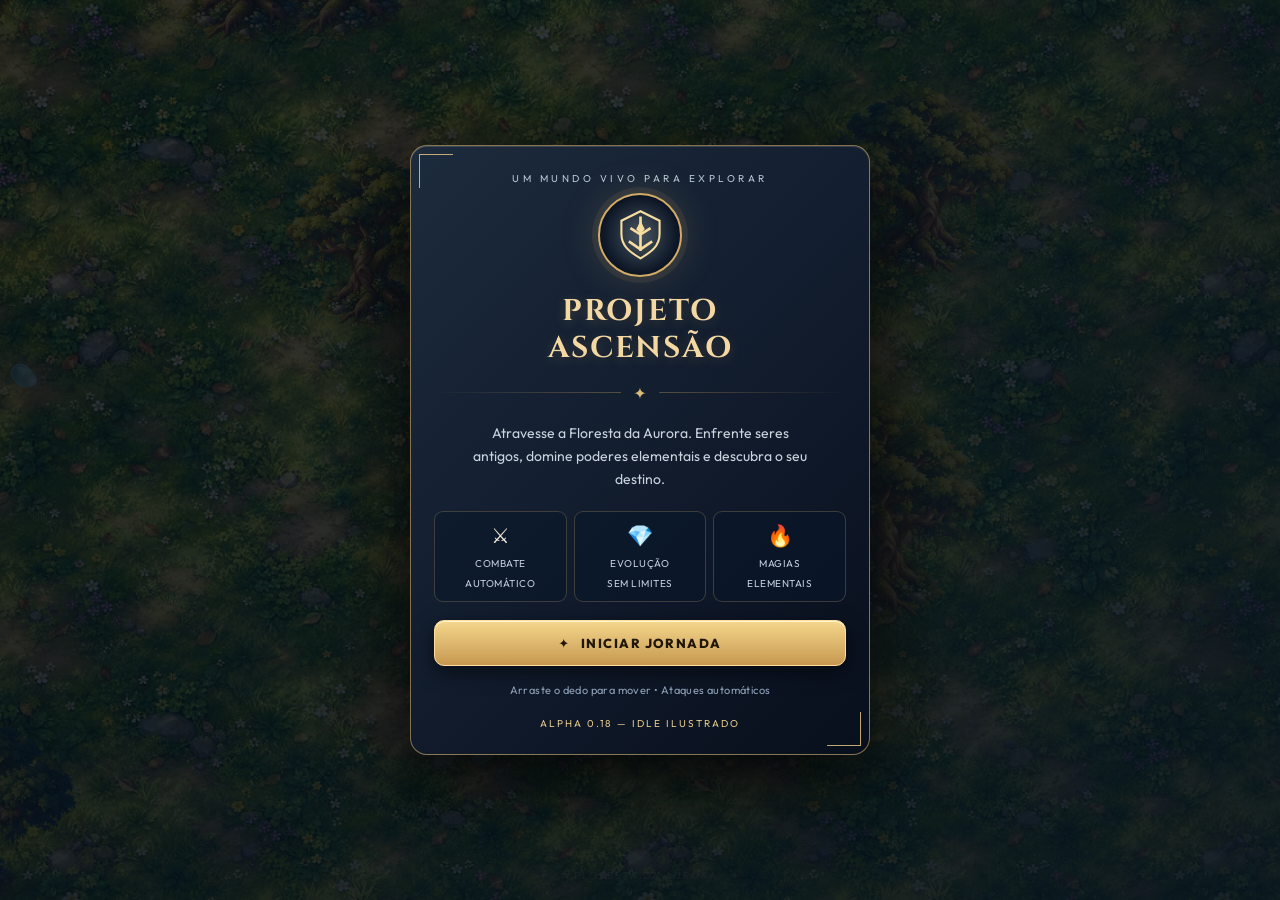
<file: index.html>
<!doctype html>
<html lang="pt-BR">
<head>
<meta charset="utf-8">
<meta name="viewport" content="width=device-width, initial-scale=1, maximum-scale=1, user-scalable=no, viewport-fit=cover">
<meta name="theme-color" content="#090f1a">
<meta name="apple-mobile-web-app-capable" content="yes">
<meta name="apple-mobile-web-app-status-bar-style" content="black-translucent">
<meta name="description" content="Projeto Ascensão — uma jornada de fantasia elemental.">
<title>Projeto Ascensão — Alpha 0.18 — Idle Ilustrado</title>
<link rel="stylesheet" href="./style-v11.css?v=6.2.0">
</head>
<body>
<canvas id="game" aria-label="Arena de combate do Projeto Ascensão"></canvas>
<div id="veil"></div>
<div id="hud" class="hidden">
  <div class="hudrow">
    <div class="sigil"><span>✦</span></div>
    <div class="hudleft">
      <div class="hudtitle"><span id="level">NV. 1</span><em id="hpText">125 / 125</em></div>
      <div class="meter hp"><div class="fill" id="hpFill"></div></div>
      <div class="meter xp"><div class="fill" id="xpFill"></div></div>
    </div>
    <div class="hudright">
      <div class="counter"><b id="clock">00:00</b><small>TEMPO</small></div>
      <div class="counter"><b id="kills">0</b><small>ABATES</small></div>
    </div>
  </div>
  <div class="hudbottom"><span class="progress-pill" id="objective">Sobreviva até o Guardião</span><strong class="hint" id="buffs">⚔ 1 🔥 0 ❄ 0 ⚡ 0</strong></div>
</div>
<button id="pause" class="pause hidden" aria-label="Pausar partida">Ⅱ</button>
<div id="bossbar">GUARDIÃO DAS RUÍNAS<div class="meter"><div id="bossFill" class="fill" style="width:100%"></div></div></div>
<div id="joystick"><div id="knob"></div></div>
<div id="toast"></div>
<div id="footer">✦ &nbsp; A FLORESTA DA AURORA &nbsp; ✦</div>
<div id="overlay"><div id="panel" class="panel"></div></div>
<script src="./forest-v06.js?v=11.1.0"></script>
<script src="./motion-v06.js?v=17.0.0"></script>
<script src="./cache-v06.js?v=11.1.0"></script>
<script src="./wind-v07.js?v=11.1.0"></script>
<script src="./wind-world-v08.js?v=11.1.0"></script>
<script src="./assets-data-v07.js?v=11.1.0"></script>
<script src="./tree-data-v07.js?v=11.1.0"></script>
<script src="./clean-props-v07.js?v=11.1.0"></script>
<script src="./ascensao-idle-data-v18.js?v=18.2.0"></script>
<script src="./illustrated-v10.js?v=18.2.0"></script>
<script src="./terrain-data-v07.js?v=11.1.0"></script>
<script src="./terrain-v08.js?v=11.1.0"></script>
<script src="./world-v09.js?v=11.1.0"></script>
<script src="./combat-v10.js?v=11.1.0"></script>
<script src="./katana-v11.js?v=11.1.0"></script>
<script src="./combat-effects-v13.js?v=13.0.0"></script>
<script>
(function(){
  const stable=new URLSearchParams(location.search).get('engine')==='stable';
  function recovery(message){
    const ov=document.getElementById('overlay'),p=document.getElementById('panel');
    if(!ov||!p||document.getElementById('emergencyStart'))return;
    ov.classList.remove('hidden');
    p.innerHTML='<div class="eyebrow">RECUPERAÇÃO DO JOGO</div><h1>VAMOS TENTAR OUTRA VEZ</h1><p class="lead">O navegador não conseguiu carregar o motor do jogo. Você pode abrir a versão estável sem perder o acesso ao Projeto Ascensão.</p><button class="button" id="emergencyStart">JOGAR VERSÃO ESTÁVEL</button><p class="fine" id="errorInfo"></p>';
    document.getElementById('errorInfo').textContent=message||'Falha na inicialização';
    document.getElementById('emergencyStart').onclick=function(){location.href='./?engine=stable&v=11.1.0'};
  }
  window.addEventListener('error',function(e){
    if(e.target&&e.target.tagName==='SCRIPT'&&!stable)recovery('Não foi possível carregar um arquivo do jogo.');
  },true);
  var sc=document.createElement('script');
  sc.src=stable?'./game-v04.js?v=4.0.2':'./game-v13.js?v=18.2.0';
  sc.onerror=function(){recovery('Arquivo do motor indisponível.')};
  sc.onload=function(){if(!stable&&!window.AscensionGame)recovery('Motor gráfico não iniciou.')};
  document.body.appendChild(sc);
  // Se houver falha de rede ou carregamento incompleto, nunca deixar o botão sem resposta.
  if(!stable)setTimeout(function(){if(!window.AscensionGame)recovery('Inicialização excedeu o tempo de espera.')},8000);
})();
</script>
</body></html>
</file>
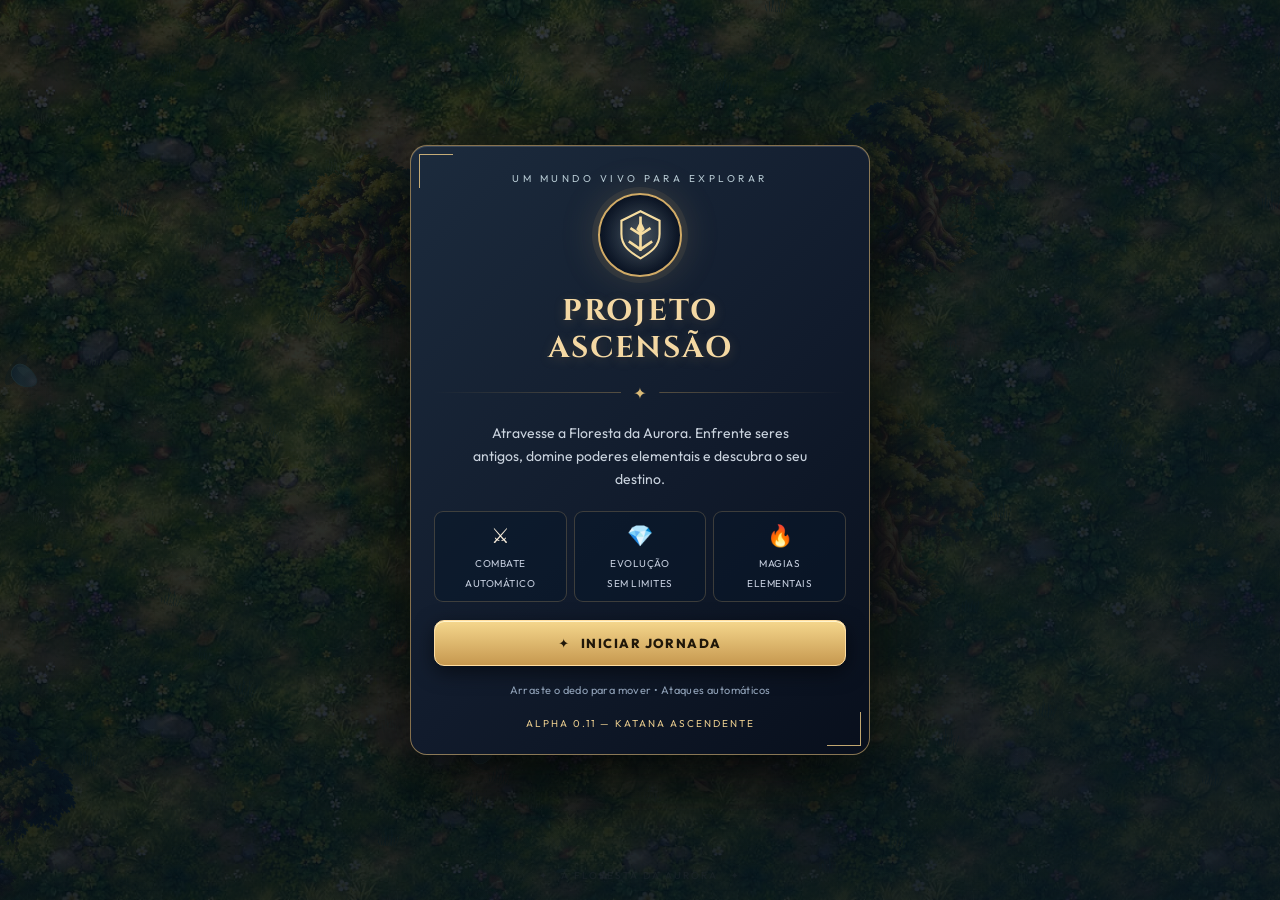
<file: legacy.html>
<!doctype html>
<html lang="pt-BR">
<head>
<meta charset="utf-8">
<meta name="viewport" content="width=device-width, initial-scale=1, maximum-scale=1, user-scalable=no, viewport-fit=cover">
<meta name="theme-color" content="#090f1a">
<meta name="apple-mobile-web-app-capable" content="yes">
<meta name="apple-mobile-web-app-status-bar-style" content="black-translucent">
<meta name="description" content="Projeto Ascensão — uma jornada de fantasia elemental.">
<title>Projeto Ascensão — Alpha 0.11 — Katana Ascendente</title>
<link rel="stylesheet" href="./style-v11.css?v=6.2.0">
</head>
<body>
<canvas id="game" aria-label="Arena de combate do Projeto Ascensão"></canvas>
<div id="veil"></div>
<div id="hud" class="hidden">
  <div class="hudrow">
    <div class="sigil"><span>✦</span></div>
    <div class="hudleft">
      <div class="hudtitle"><span id="level">NV. 1</span><em id="hpText">125 / 125</em></div>
      <div class="meter hp"><div class="fill" id="hpFill"></div></div>
      <div class="meter xp"><div class="fill" id="xpFill"></div></div>
    </div>
    <div class="hudright">
      <div class="counter"><b id="clock">00:00</b><small>TEMPO</small></div>
      <div class="counter"><b id="kills">0</b><small>ABATES</small></div>
    </div>
  </div>
  <div class="hudbottom"><span class="progress-pill" id="objective">Sobreviva até o Guardião</span><strong class="hint" id="buffs">⚔ 1 🔥 0 ❄ 0 ⚡ 0</strong></div>
</div>
<button id="pause" class="pause hidden" aria-label="Pausar partida">Ⅱ</button>
<div id="bossbar">GUARDIÃO DAS RUÍNAS<div class="meter"><div id="bossFill" class="fill" style="width:100%"></div></div></div>
<div id="joystick"><div id="knob"></div></div>
<div id="toast"></div>
<div id="footer">✦ &nbsp; A FLORESTA DA AURORA &nbsp; ✦</div>
<div id="overlay"><div id="panel" class="panel"></div></div>
<script src="./forest-v06.js?v=11.1.0"></script>
<script src="./motion-v06.js?v=11.1.0"></script>
<script src="./cache-v06.js?v=11.1.0"></script>
<script src="./wind-v07.js?v=11.1.0"></script>
<script src="./wind-world-v08.js?v=11.1.0"></script>
<script src="./assets-data-v07.js?v=11.1.0"></script>
<script src="./tree-data-v07.js?v=11.1.0"></script>
<script src="./clean-props-v07.js?v=11.1.0"></script>
<script src="./illustrated-v10.js?v=11.1.0"></script>
<script src="./terrain-data-v07.js?v=11.1.0"></script>
<script src="./terrain-v08.js?v=11.1.0"></script>
<script src="./world-v09.js?v=11.1.0"></script>
<script src="./combat-v10.js?v=11.1.0"></script>
<script src="./katana-v11.js?v=11.1.0"></script>
<script>
(function(){
  const stable=new URLSearchParams(location.search).get('engine')==='stable';
  function recovery(message){
    const ov=document.getElementById('overlay'),p=document.getElementById('panel');
    if(!ov||!p||document.getElementById('emergencyStart'))return;
    ov.classList.remove('hidden');
    p.innerHTML='<div class="eyebrow">RECUPERAÇÃO DO JOGO</div><h1>VAMOS TENTAR OUTRA VEZ</h1><p class="lead">O navegador não conseguiu carregar o motor do jogo. Você pode abrir a versão estável sem perder o acesso ao Projeto Ascensão.</p><button class="button" id="emergencyStart">JOGAR VERSÃO ESTÁVEL</button><p class="fine" id="errorInfo"></p>';
    document.getElementById('errorInfo').textContent=message||'Falha na inicialização';
    document.getElementById('emergencyStart').onclick=function(){location.href='./?engine=stable&v=11.1.0'};
  }
  window.addEventListener('error',function(e){
    if(e.target&&e.target.tagName==='SCRIPT'&&!stable)recovery('Não foi possível carregar um arquivo do jogo.');
  },true);
  var sc=document.createElement('script');
  sc.src=stable?'./game-v04.js?v=4.0.2':'./game-v11.js?v=11.1.0';
  sc.onerror=function(){recovery('Arquivo do motor indisponível.')};
  sc.onload=function(){if(!stable&&!window.AscensionGame)recovery('Motor gráfico não iniciou.')};
  document.body.appendChild(sc);
  // Se houver falha de rede ou carregamento incompleto, nunca deixar o botão sem resposta.
  if(!stable)setTimeout(function(){if(!window.AscensionGame)recovery('Inicialização excedeu o tempo de espera.')},8000);
})();
</script>
</body></html>
</file>
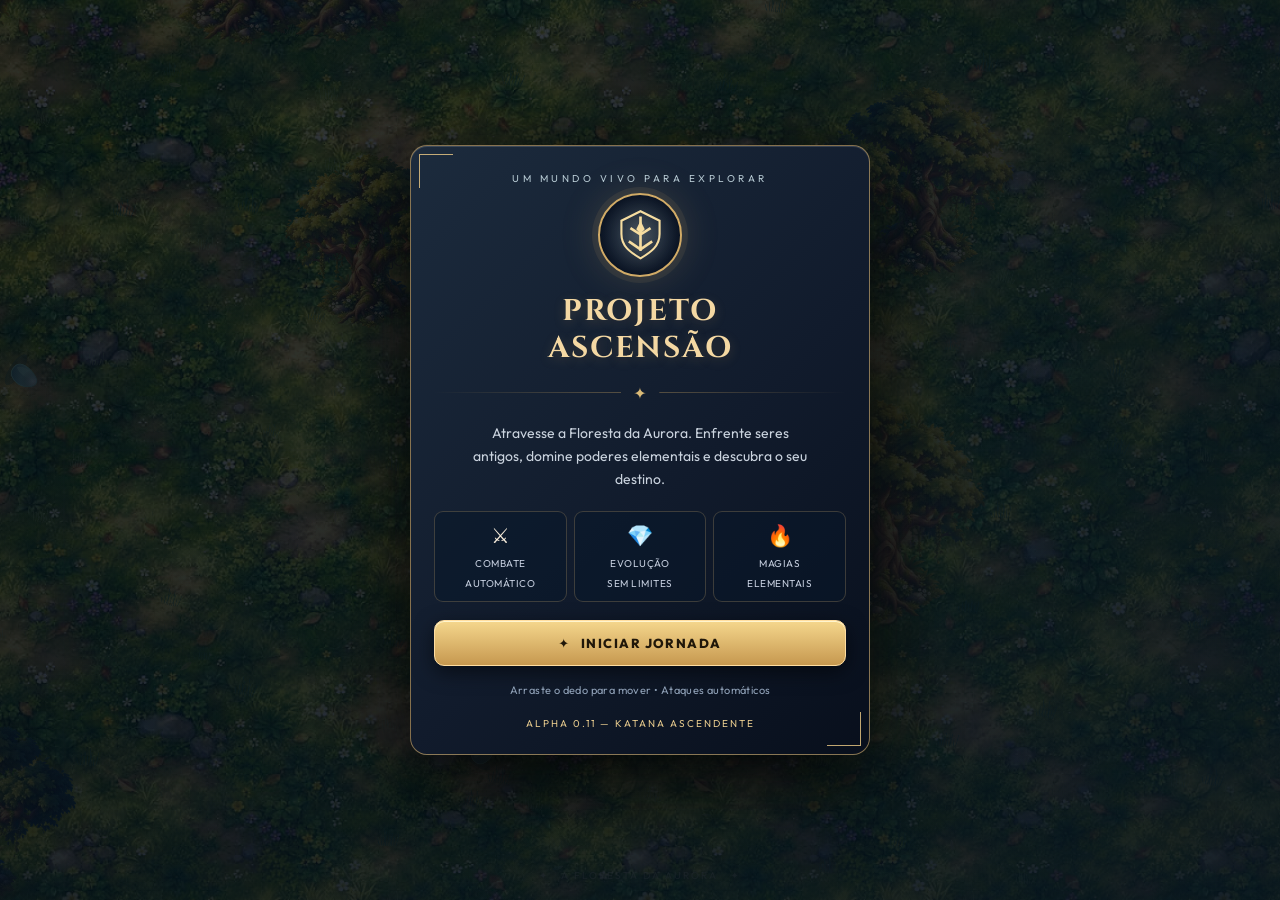
<file: preview-art-v14.html>
<!doctype html>
<html lang="pt-BR">
<head>
<meta charset="utf-8">
<meta name="viewport" content="width=device-width, initial-scale=1, maximum-scale=1, user-scalable=no, viewport-fit=cover">
<meta name="theme-color" content="#090f1a">
<meta name="apple-mobile-web-app-capable" content="yes">
<meta name="apple-mobile-web-app-status-bar-style" content="black-translucent">
<meta name="description" content="Projeto Ascensão — uma jornada de fantasia elemental.">
<title>Projeto Ascensão — Prévia artística — Animação sem chacoalhar</title>
<link rel="stylesheet" href="./style-v11.css?v=6.2.0">
</head>
<body>
<canvas id="game" aria-label="Arena de combate do Projeto Ascensão"></canvas>
<div id="veil"></div>
<div id="hud" class="hidden">
  <div class="hudrow">
    <div class="sigil"><span>✦</span></div>
    <div class="hudleft">
      <div class="hudtitle"><span id="level">NV. 1</span><em id="hpText">125 / 125</em></div>
      <div class="meter hp"><div class="fill" id="hpFill"></div></div>
      <div class="meter xp"><div class="fill" id="xpFill"></div></div>
    </div>
    <div class="hudright">
      <div class="counter"><b id="clock">00:00</b><small>TEMPO</small></div>
      <div class="counter"><b id="kills">0</b><small>ABATES</small></div>
    </div>
  </div>
  <div class="hudbottom"><span class="progress-pill" id="objective">Sobreviva até o Guardião</span><strong class="hint" id="buffs">⚔ 1 🔥 0 ❄ 0 ⚡ 0</strong></div>
</div>
<button id="pause" class="pause hidden" aria-label="Pausar partida">Ⅱ</button>
<div id="bossbar">GUARDIÃO DAS RUÍNAS<div class="meter"><div id="bossFill" class="fill" style="width:100%"></div></div></div>
<div id="joystick"><div id="knob"></div></div>
<div id="toast"></div>
<div id="footer">✦ &nbsp; A FLORESTA DA AURORA &nbsp; ✦</div>
<div id="overlay"><div id="panel" class="panel"></div></div>
<script src="./forest-v06.js?v=11.1.0"></script>
<script src="./motion-v06.js?v=11.1.0"></script>
<script src="./cache-v06.js?v=11.1.0"></script>
<script src="./wind-v07.js?v=11.1.0"></script>
<script src="./wind-world-v08.js?v=11.1.0"></script>
<script src="./assets-data-v07.js?v=11.1.0"></script>
<script src="./tree-data-v07.js?v=11.1.0"></script>
<script src="./clean-props-v07.js?v=11.1.0"></script>
<script src="./run-art-v14.js?v=14.0.0"></script>
<script src="./illustrated-v14.js?v=14.0.0"></script>
<script src="./terrain-data-v07.js?v=11.1.0"></script>
<script src="./terrain-v08.js?v=11.1.0"></script>
<script src="./world-v09.js?v=11.1.0"></script>
<script src="./combat-v10.js?v=11.1.0"></script>
<script src="./katana-v11.js?v=11.1.0"></script>
<script>
(function(){
  const stable=new URLSearchParams(location.search).get('engine')==='stable';
  function recovery(message){
    const ov=document.getElementById('overlay'),p=document.getElementById('panel');
    if(!ov||!p||document.getElementById('emergencyStart'))return;
    ov.classList.remove('hidden');
    p.innerHTML='<div class="eyebrow">RECUPERAÇÃO DO JOGO</div><h1>VAMOS TENTAR OUTRA VEZ</h1><p class="lead">O navegador não conseguiu carregar o motor do jogo. Você pode abrir a versão estável sem perder o acesso ao Projeto Ascensão.</p><button class="button" id="emergencyStart">JOGAR VERSÃO ESTÁVEL</button><p class="fine" id="errorInfo"></p>';
    document.getElementById('errorInfo').textContent=message||'Falha na inicialização';
    document.getElementById('emergencyStart').onclick=function(){location.href='./?engine=stable&v=11.1.0'};
  }
  window.addEventListener('error',function(e){
    if(e.target&&e.target.tagName==='SCRIPT'&&!stable)recovery('Não foi possível carregar um arquivo do jogo.');
  },true);
  var sc=document.createElement('script');
  sc.src=stable?'./game-v04.js?v=4.0.2':'./game-v11.js?v=11.1.0';
  sc.onerror=function(){recovery('Arquivo do motor indisponível.')};
  sc.onload=function(){if(!stable&&!window.AscensionGame)recovery('Motor gráfico não iniciou.')};
  document.body.appendChild(sc);
  // Se houver falha de rede ou carregamento incompleto, nunca deixar o botão sem resposta.
  if(!stable)setTimeout(function(){if(!window.AscensionGame)recovery('Inicialização excedeu o tempo de espera.')},8000);
})();
</script>
</body></html>
</file>
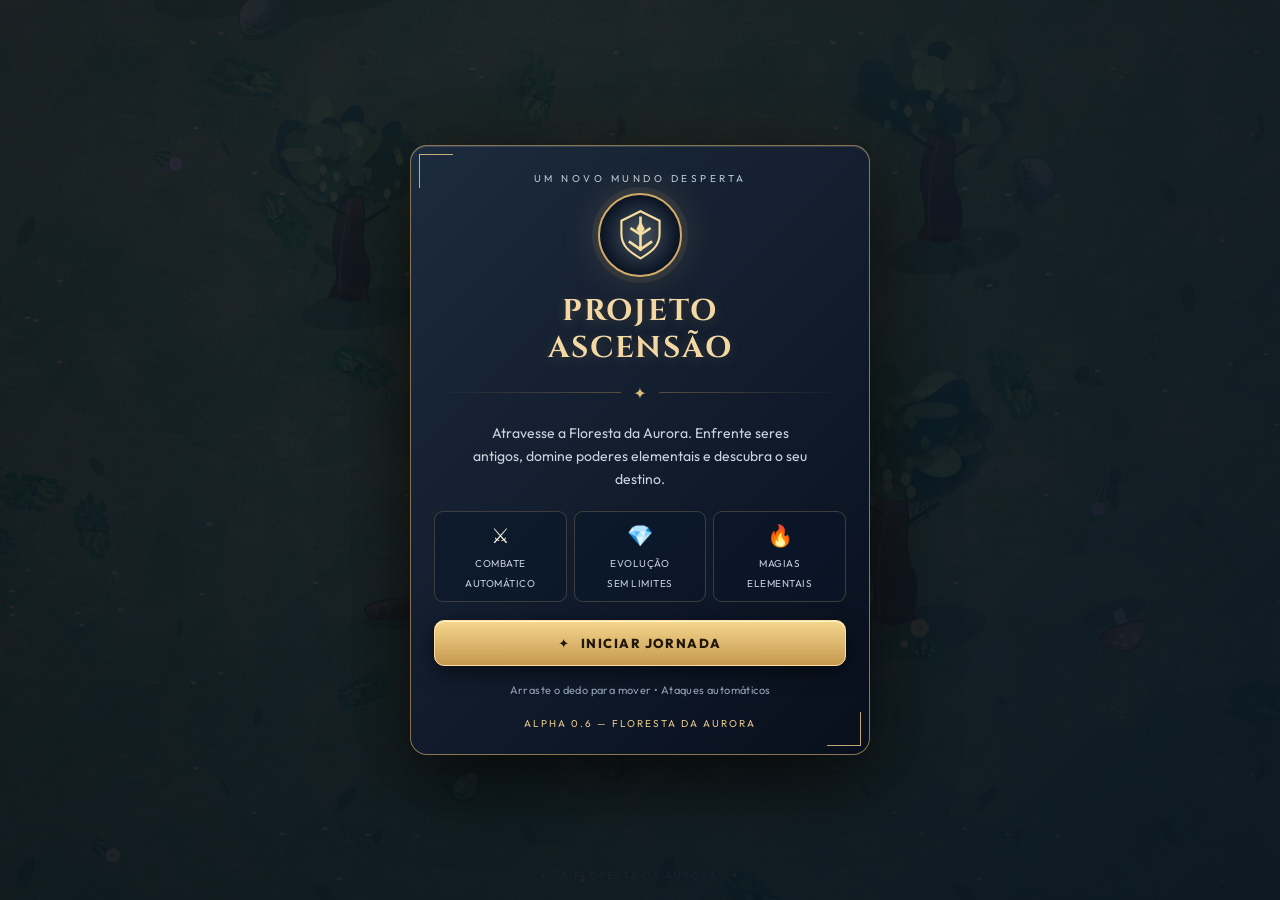
<file: preview-v06.html>
<!doctype html>
<html lang="pt-BR">
<head>
<meta charset="utf-8">
<meta name="viewport" content="width=device-width, initial-scale=1, maximum-scale=1, user-scalable=no, viewport-fit=cover">
<meta name="theme-color" content="#090f1a">
<meta name="apple-mobile-web-app-capable" content="yes">
<meta name="apple-mobile-web-app-status-bar-style" content="black-translucent">
<meta name="description" content="Projeto Ascensão — uma jornada de fantasia elemental.">
<title>Projeto Ascensão — Alpha 0.6.2 — Floresta da Aurora</title>
<link rel="stylesheet" href="./style-v04.css?v=6.2.0">
</head>
<body>
<canvas id="game" aria-label="Arena de combate do Projeto Ascensão"></canvas>
<div id="veil"></div>
<div id="hud" class="hidden">
  <div class="hudrow">
    <div class="sigil"><span>✦</span></div>
    <div class="hudleft">
      <div class="hudtitle"><span id="level">NV. 1</span><em id="hpText">125 / 125</em></div>
      <div class="meter hp"><div class="fill" id="hpFill"></div></div>
      <div class="meter xp"><div class="fill" id="xpFill"></div></div>
    </div>
    <div class="hudright">
      <div class="counter"><b id="clock">00:00</b><small>TEMPO</small></div>
      <div class="counter"><b id="kills">0</b><small>ABATES</small></div>
    </div>
  </div>
  <div class="hudbottom"><span class="progress-pill" id="objective">Sobreviva até o Guardião</span><strong class="hint" id="buffs">⚔ 1 🔥 0 ❄ 0 ⚡ 0</strong></div>
</div>
<button id="pause" class="pause hidden" aria-label="Pausar partida">Ⅱ</button>
<div id="bossbar">GUARDIÃO DAS RUÍNAS<div class="meter"><div id="bossFill" class="fill" style="width:100%"></div></div></div>
<div id="joystick"><div id="knob"></div></div>
<div id="toast"></div>
<div id="footer">✦ &nbsp; A FLORESTA DA AURORA &nbsp; ✦</div>
<div id="overlay"><div id="panel" class="panel"></div></div>
<script src="./forest-v06.js?v=6.2.0"></script>
<script src="./motion-v06.js?v=6.2.0"></script>
<script src="./cache-v06.js?v=6.2.0"></script>
<script>
(function(){
  const stable=new URLSearchParams(location.search).get('engine')==='stable';
  function recovery(message){
    const ov=document.getElementById('overlay'),p=document.getElementById('panel');
    if(!ov||!p||document.getElementById('emergencyStart'))return;
    ov.classList.remove('hidden');
    p.innerHTML='<div class="eyebrow">RECUPERAÇÃO DO JOGO</div><h1>VAMOS TENTAR OUTRA VEZ</h1><p class="lead">O navegador não conseguiu carregar o motor do jogo. Você pode abrir a versão estável sem perder o acesso ao Projeto Ascensão.</p><button class="button" id="emergencyStart">JOGAR VERSÃO ESTÁVEL</button><p class="fine" id="errorInfo"></p>';
    document.getElementById('errorInfo').textContent=message||'Falha na inicialização';
    document.getElementById('emergencyStart').onclick=function(){location.href='./?engine=stable&v=6.2.0'};
  }
  window.addEventListener('error',function(e){
    if(e.target&&e.target.tagName==='SCRIPT'&&!stable)recovery('Não foi possível carregar um arquivo do jogo.');
  },true);
  var sc=document.createElement('script');
  sc.src=stable?'./game-v04.js?v=4.0.2':'./game-v06.js?v=6.2.0';
  sc.onerror=function(){recovery('Arquivo do motor indisponível.')};
  sc.onload=function(){if(!stable&&!window.AscensionGame)recovery('Motor gráfico não iniciou.')};
  document.body.appendChild(sc);
  // Se houver falha de rede ou carregamento incompleto, nunca deixar o botão sem resposta.
  if(!stable)setTimeout(function(){if(!window.AscensionGame)recovery('Inicialização excedeu o tempo de espera.')},8000);
})();
</script>
</body>
</html>
</file>
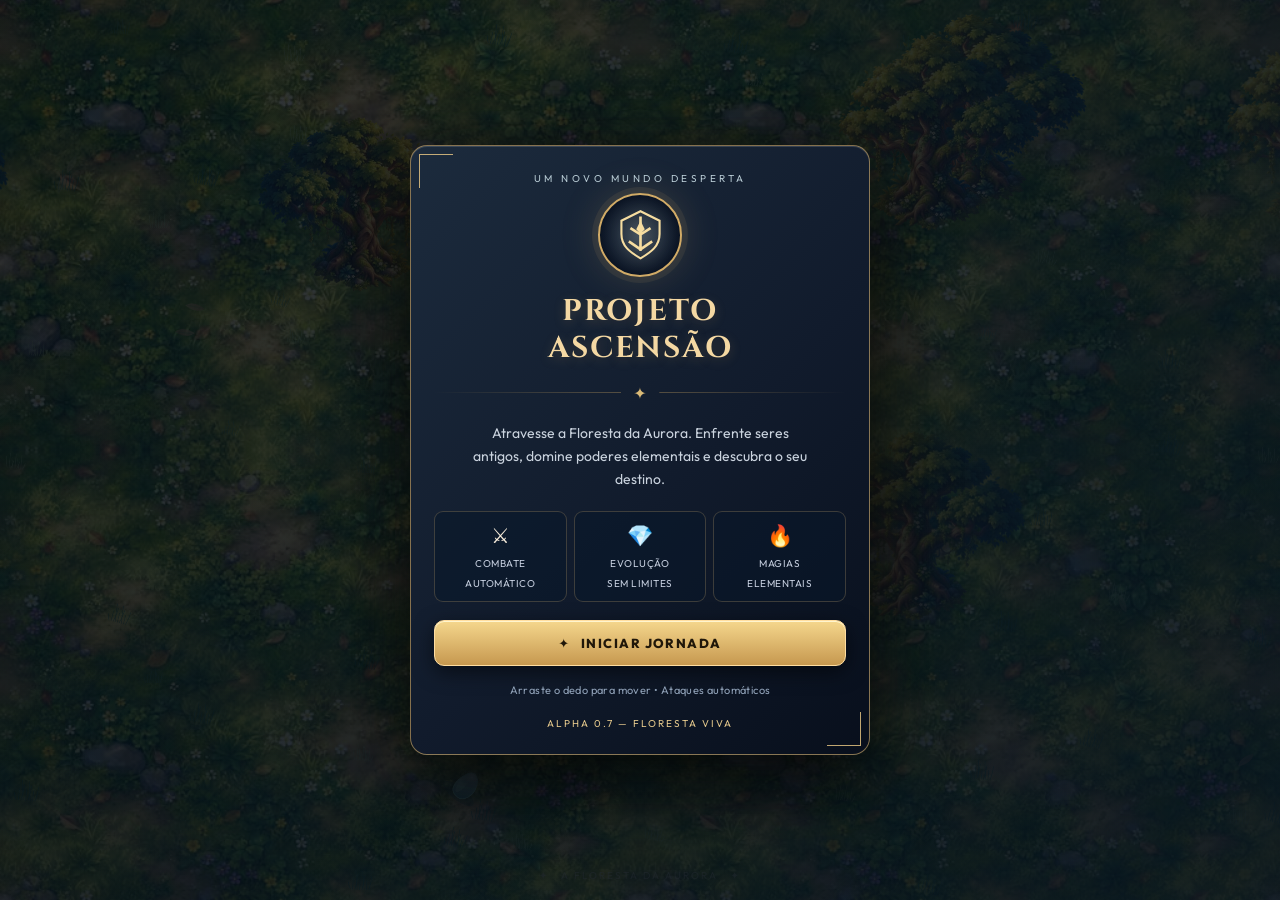
<file: preview-v07.html>
<!doctype html>
<html lang="pt-BR">
<head>
<meta charset="utf-8">
<meta name="viewport" content="width=device-width, initial-scale=1, maximum-scale=1, user-scalable=no, viewport-fit=cover">
<meta name="theme-color" content="#090f1a">
<meta name="apple-mobile-web-app-capable" content="yes">
<meta name="apple-mobile-web-app-status-bar-style" content="black-translucent">
<meta name="description" content="Projeto Ascensão — uma jornada de fantasia elemental.">
<title>Projeto Ascensão — Alpha 0.7.2 — Floresta Viva</title>
<link rel="stylesheet" href="./style-v04.css?v=6.2.0">
</head>
<body>
<canvas id="game" aria-label="Arena de combate do Projeto Ascensão"></canvas>
<div id="veil"></div>
<div id="hud" class="hidden">
  <div class="hudrow">
    <div class="sigil"><span>✦</span></div>
    <div class="hudleft">
      <div class="hudtitle"><span id="level">NV. 1</span><em id="hpText">125 / 125</em></div>
      <div class="meter hp"><div class="fill" id="hpFill"></div></div>
      <div class="meter xp"><div class="fill" id="xpFill"></div></div>
    </div>
    <div class="hudright">
      <div class="counter"><b id="clock">00:00</b><small>TEMPO</small></div>
      <div class="counter"><b id="kills">0</b><small>ABATES</small></div>
    </div>
  </div>
  <div class="hudbottom"><span class="progress-pill" id="objective">Sobreviva até o Guardião</span><strong class="hint" id="buffs">⚔ 1 🔥 0 ❄ 0 ⚡ 0</strong></div>
</div>
<button id="pause" class="pause hidden" aria-label="Pausar partida">Ⅱ</button>
<div id="bossbar">GUARDIÃO DAS RUÍNAS<div class="meter"><div id="bossFill" class="fill" style="width:100%"></div></div></div>
<div id="joystick"><div id="knob"></div></div>
<div id="toast"></div>
<div id="footer">✦ &nbsp; A FLORESTA DA AURORA &nbsp; ✦</div>
<div id="overlay"><div id="panel" class="panel"></div></div>
<script src="./forest-v06.js?v=7.0.0"></script>
<script src="./motion-v06.js?v=7.0.0"></script>
<script src="./cache-v06.js?v=7.0.0"></script>
<script src="./wind-v07.js?v=7.1.0"></script>
<script src="./assets-data-v07.js?v=7.0.0"></script>
<script src="./tree-data-v07.js?v=7.2.0"></script>
<script src="./dom-tree-v07.js?v=7.4.0"></script>
<script src="./clean-props-v07.js?v=7.6.0"></script>
<script src="./illustrated-v07.js?v=7.0.0"></script>
<script src="./terrain-data-v07.js?v=7.5.0"></script>
<script src="./terrain-v07.js?v=7.6.1"></script>
<script src="./game-v072.js?v=7.2.0"></script>
</body></html>
</file>
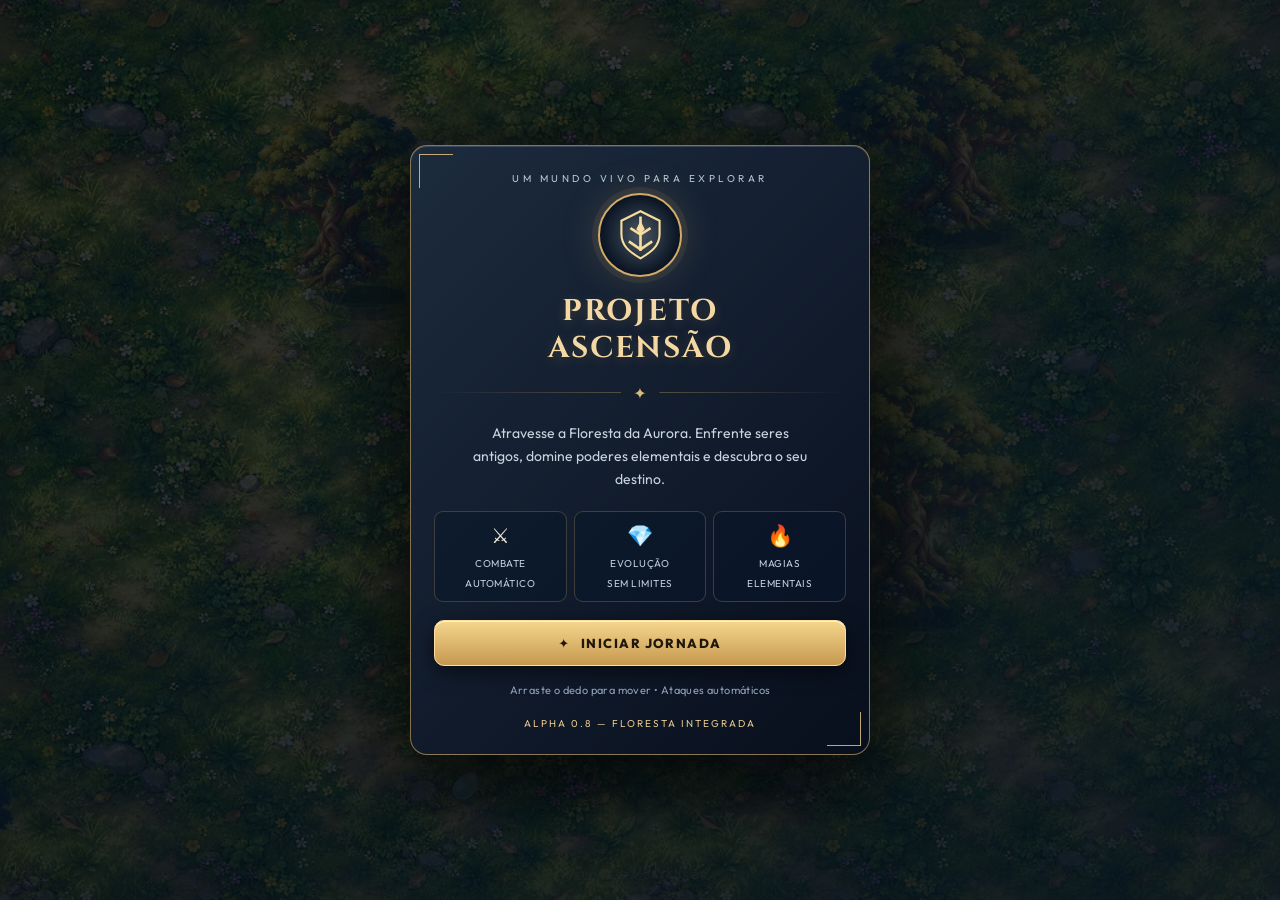
<file: preview-v08.html>
<!doctype html>
<html lang="pt-BR">
<head>
<meta charset="utf-8">
<meta name="viewport" content="width=device-width, initial-scale=1, maximum-scale=1, user-scalable=no, viewport-fit=cover">
<meta name="theme-color" content="#090f1a">
<meta name="apple-mobile-web-app-capable" content="yes">
<meta name="apple-mobile-web-app-status-bar-style" content="black-translucent">
<meta name="description" content="Projeto Ascensão — uma jornada de fantasia elemental.">
<title>Projeto Ascensão — Alpha 0.8 — Floresta Integrada</title>
<link rel="stylesheet" href="./style-v04.css?v=6.2.0">
</head>
<body>
<canvas id="game" aria-label="Arena de combate do Projeto Ascensão"></canvas>
<div id="veil"></div>
<div id="hud" class="hidden">
  <div class="hudrow">
    <div class="sigil"><span>✦</span></div>
    <div class="hudleft">
      <div class="hudtitle"><span id="level">NV. 1</span><em id="hpText">125 / 125</em></div>
      <div class="meter hp"><div class="fill" id="hpFill"></div></div>
      <div class="meter xp"><div class="fill" id="xpFill"></div></div>
    </div>
    <div class="hudright">
      <div class="counter"><b id="clock">00:00</b><small>TEMPO</small></div>
      <div class="counter"><b id="kills">0</b><small>ABATES</small></div>
    </div>
  </div>
  <div class="hudbottom"><span class="progress-pill" id="objective">Sobreviva até o Guardião</span><strong class="hint" id="buffs">⚔ 1 🔥 0 ❄ 0 ⚡ 0</strong></div>
</div>
<button id="pause" class="pause hidden" aria-label="Pausar partida">Ⅱ</button>
<div id="bossbar">GUARDIÃO DAS RUÍNAS<div class="meter"><div id="bossFill" class="fill" style="width:100%"></div></div></div>
<div id="joystick"><div id="knob"></div></div>
<div id="toast"></div>
<div id="footer">✦ &nbsp; A FLORESTA DA AURORA &nbsp; ✦</div>
<div id="overlay"><div id="panel" class="panel"></div></div>
<script src="./forest-v06.js?v=8.0.0"></script>
<script src="./motion-v06.js?v=8.0.0"></script>
<script src="./cache-v06.js?v=8.0.0"></script>
<script src="./wind-v07.js?v=8.0.0"></script>
<script src="./wind-world-v08.js?v=8.0.0"></script>
<script src="./assets-data-v07.js?v=8.0.0"></script>
<script src="./tree-data-v07.js?v=8.0.0"></script>
<script src="./clean-props-v07.js?v=8.0.0"></script>
<script src="./illustrated-v08.js?v=8.0.0"></script>
<script src="./terrain-data-v07.js?v=8.0.0"></script>
<script src="./terrain-v08.js?v=8.0.0"></script>
<script src="./world-v08.js?v=8.0.0"></script>
<script src="./game-v08.js?v=8.0.0"></script>
</body></html>
</file>
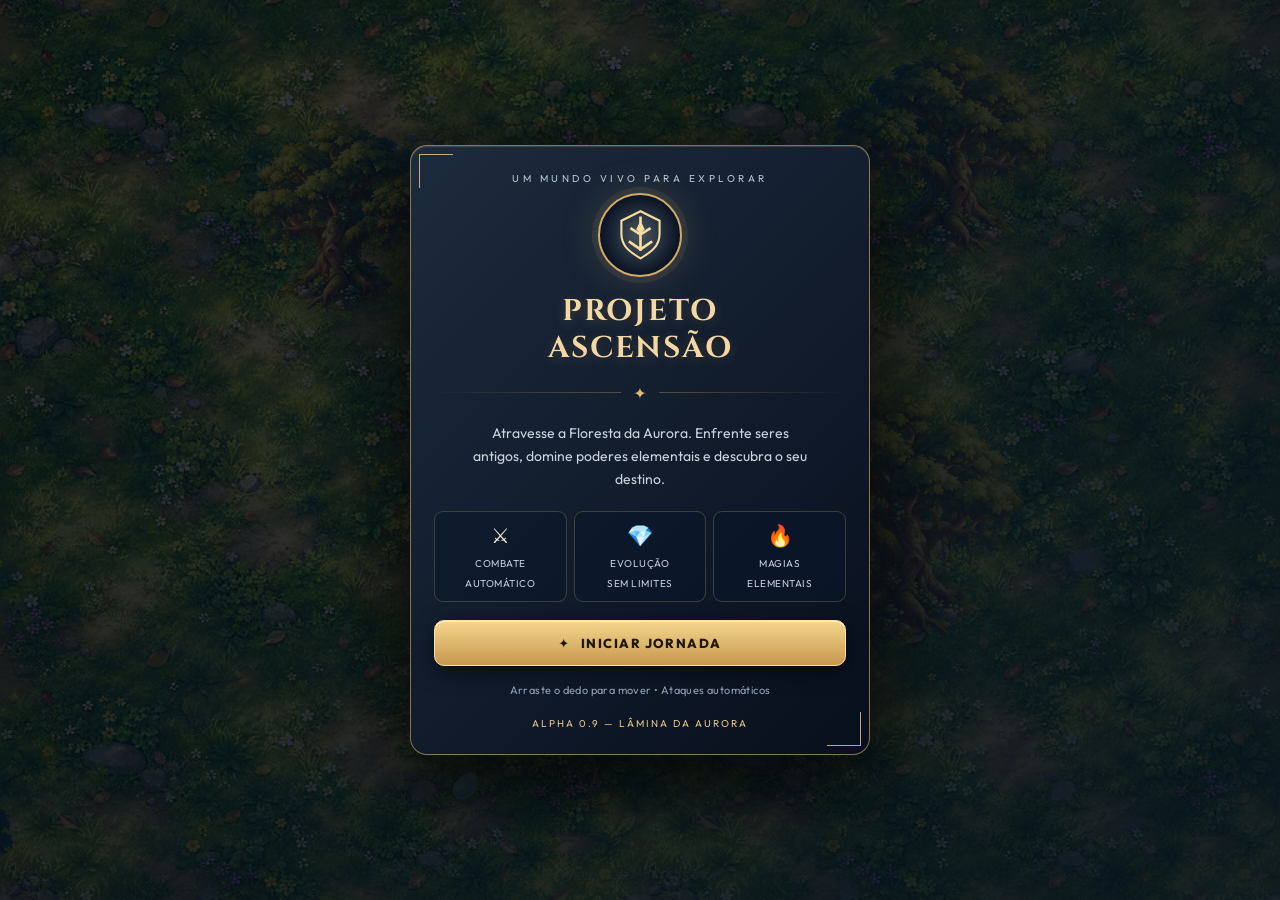
<file: preview-v09.html>
<!doctype html>
<html lang="pt-BR">
<head>
<meta charset="utf-8">
<meta name="viewport" content="width=device-width, initial-scale=1, maximum-scale=1, user-scalable=no, viewport-fit=cover">
<meta name="theme-color" content="#090f1a">
<meta name="apple-mobile-web-app-capable" content="yes">
<meta name="apple-mobile-web-app-status-bar-style" content="black-translucent">
<meta name="description" content="Projeto Ascensão — uma jornada de fantasia elemental.">
<title>Projeto Ascensão — Alpha 0.9 — Lâmina da Aurora</title>
<link rel="stylesheet" href="./style-v04.css?v=6.2.0">
</head>
<body>
<canvas id="game" aria-label="Arena de combate do Projeto Ascensão"></canvas>
<div id="veil"></div>
<div id="hud" class="hidden">
  <div class="hudrow">
    <div class="sigil"><span>✦</span></div>
    <div class="hudleft">
      <div class="hudtitle"><span id="level">NV. 1</span><em id="hpText">125 / 125</em></div>
      <div class="meter hp"><div class="fill" id="hpFill"></div></div>
      <div class="meter xp"><div class="fill" id="xpFill"></div></div>
    </div>
    <div class="hudright">
      <div class="counter"><b id="clock">00:00</b><small>TEMPO</small></div>
      <div class="counter"><b id="kills">0</b><small>ABATES</small></div>
    </div>
  </div>
  <div class="hudbottom"><span class="progress-pill" id="objective">Sobreviva até o Guardião</span><strong class="hint" id="buffs">⚔ 1 🔥 0 ❄ 0 ⚡ 0</strong></div>
</div>
<button id="pause" class="pause hidden" aria-label="Pausar partida">Ⅱ</button>
<div id="bossbar">GUARDIÃO DAS RUÍNAS<div class="meter"><div id="bossFill" class="fill" style="width:100%"></div></div></div>
<div id="joystick"><div id="knob"></div></div>
<div id="toast"></div>
<div id="footer">✦ &nbsp; A FLORESTA DA AURORA &nbsp; ✦</div>
<div id="overlay"><div id="panel" class="panel"></div></div>
<script src="./forest-v06.js?v=9.0.0"></script>
<script src="./motion-v06.js?v=9.0.0"></script>
<script src="./cache-v06.js?v=9.0.0"></script>
<script src="./wind-v07.js?v=9.0.0"></script>
<script src="./wind-world-v08.js?v=9.0.0"></script>
<script src="./assets-data-v07.js?v=9.0.0"></script>
<script src="./tree-data-v07.js?v=9.0.0"></script>
<script src="./clean-props-v07.js?v=9.0.0"></script>
<script src="./illustrated-v09.js?v=9.0.0"></script>
<script src="./terrain-data-v07.js?v=9.0.0"></script>
<script src="./terrain-v08.js?v=9.0.0"></script>
<script src="./world-v09.js?v=9.0.0"></script>
<script src="./combat-v09.js?v=9.0.0"></script>
<script>
(function(){
  const stable=new URLSearchParams(location.search).get('engine')==='stable';
  function recovery(message){
    const ov=document.getElementById('overlay'),p=document.getElementById('panel');
    if(!ov||!p||document.getElementById('emergencyStart'))return;
    ov.classList.remove('hidden');
    p.innerHTML='<div class="eyebrow">RECUPERAÇÃO DO JOGO</div><h1>VAMOS TENTAR OUTRA VEZ</h1><p class="lead">O navegador não conseguiu carregar o motor do jogo. Você pode abrir a versão estável sem perder o acesso ao Projeto Ascensão.</p><button class="button" id="emergencyStart">JOGAR VERSÃO ESTÁVEL</button><p class="fine" id="errorInfo"></p>';
    document.getElementById('errorInfo').textContent=message||'Falha na inicialização';
    document.getElementById('emergencyStart').onclick=function(){location.href='./?engine=stable&v=9.0.0'};
  }
  window.addEventListener('error',function(e){
    if(e.target&&e.target.tagName==='SCRIPT'&&!stable)recovery('Não foi possível carregar um arquivo do jogo.');
  },true);
  var sc=document.createElement('script');
  sc.src=stable?'./game-v04.js?v=4.0.2':'./game-v09.js?v=9.0.0';
  sc.onerror=function(){recovery('Arquivo do motor indisponível.')};
  sc.onload=function(){if(!stable&&!window.AscensionGame)recovery('Motor gráfico não iniciou.')};
  document.body.appendChild(sc);
  // Se houver falha de rede ou carregamento incompleto, nunca deixar o botão sem resposta.
  if(!stable)setTimeout(function(){if(!window.AscensionGame)recovery('Inicialização excedeu o tempo de espera.')},8000);
})();
</script>
</body></html>
</file>
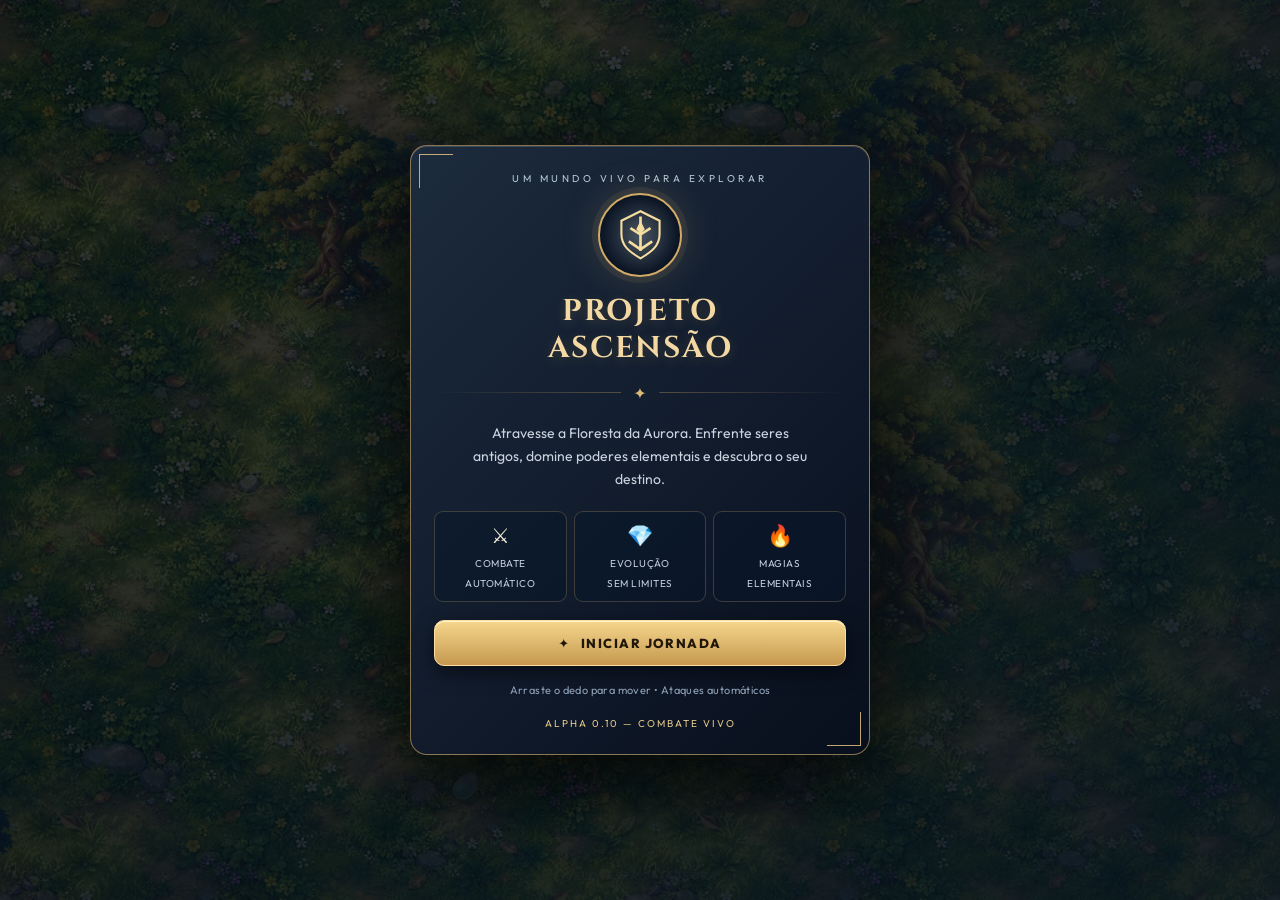
<file: preview-v10.html>
<!doctype html>
<html lang="pt-BR">
<head>
<meta charset="utf-8">
<meta name="viewport" content="width=device-width, initial-scale=1, maximum-scale=1, user-scalable=no, viewport-fit=cover">
<meta name="theme-color" content="#090f1a">
<meta name="apple-mobile-web-app-capable" content="yes">
<meta name="apple-mobile-web-app-status-bar-style" content="black-translucent">
<meta name="description" content="Projeto Ascensão — uma jornada de fantasia elemental.">
<title>Projeto Ascensão — Alpha 0.10 — Combate Vivo</title>
<link rel="stylesheet" href="./style-v04.css?v=6.2.0">
</head>
<body>
<canvas id="game" aria-label="Arena de combate do Projeto Ascensão"></canvas>
<div id="veil"></div>
<div id="hud" class="hidden">
  <div class="hudrow">
    <div class="sigil"><span>✦</span></div>
    <div class="hudleft">
      <div class="hudtitle"><span id="level">NV. 1</span><em id="hpText">125 / 125</em></div>
      <div class="meter hp"><div class="fill" id="hpFill"></div></div>
      <div class="meter xp"><div class="fill" id="xpFill"></div></div>
    </div>
    <div class="hudright">
      <div class="counter"><b id="clock">00:00</b><small>TEMPO</small></div>
      <div class="counter"><b id="kills">0</b><small>ABATES</small></div>
    </div>
  </div>
  <div class="hudbottom"><span class="progress-pill" id="objective">Sobreviva até o Guardião</span><strong class="hint" id="buffs">⚔ 1 🔥 0 ❄ 0 ⚡ 0</strong></div>
</div>
<button id="pause" class="pause hidden" aria-label="Pausar partida">Ⅱ</button>
<div id="bossbar">GUARDIÃO DAS RUÍNAS<div class="meter"><div id="bossFill" class="fill" style="width:100%"></div></div></div>
<div id="joystick"><div id="knob"></div></div>
<div id="toast"></div>
<div id="footer">✦ &nbsp; A FLORESTA DA AURORA &nbsp; ✦</div>
<div id="overlay"><div id="panel" class="panel"></div></div>
<script src="./forest-v06.js?v=10.0.0"></script>
<script src="./motion-v06.js?v=10.0.0"></script>
<script src="./cache-v06.js?v=10.0.0"></script>
<script src="./wind-v07.js?v=10.0.0"></script>
<script src="./wind-world-v08.js?v=10.0.0"></script>
<script src="./assets-data-v07.js?v=10.0.0"></script>
<script src="./tree-data-v07.js?v=10.0.0"></script>
<script src="./clean-props-v07.js?v=10.0.0"></script>
<script src="./illustrated-v10.js?v=10.0.0"></script>
<script src="./terrain-data-v07.js?v=10.0.0"></script>
<script src="./terrain-v08.js?v=10.0.0"></script>
<script src="./world-v09.js?v=10.0.0"></script>
<script src="./combat-v10.js?v=10.0.0"></script>
<script>
(function(){
  const stable=new URLSearchParams(location.search).get('engine')==='stable';
  function recovery(message){
    const ov=document.getElementById('overlay'),p=document.getElementById('panel');
    if(!ov||!p||document.getElementById('emergencyStart'))return;
    ov.classList.remove('hidden');
    p.innerHTML='<div class="eyebrow">RECUPERAÇÃO DO JOGO</div><h1>VAMOS TENTAR OUTRA VEZ</h1><p class="lead">O navegador não conseguiu carregar o motor do jogo. Você pode abrir a versão estável sem perder o acesso ao Projeto Ascensão.</p><button class="button" id="emergencyStart">JOGAR VERSÃO ESTÁVEL</button><p class="fine" id="errorInfo"></p>';
    document.getElementById('errorInfo').textContent=message||'Falha na inicialização';
    document.getElementById('emergencyStart').onclick=function(){location.href='./?engine=stable&v=10.0.0'};
  }
  window.addEventListener('error',function(e){
    if(e.target&&e.target.tagName==='SCRIPT'&&!stable)recovery('Não foi possível carregar um arquivo do jogo.');
  },true);
  var sc=document.createElement('script');
  sc.src=stable?'./game-v04.js?v=4.0.2':'./game-v10.js?v=10.0.0';
  sc.onerror=function(){recovery('Arquivo do motor indisponível.')};
  sc.onload=function(){if(!stable&&!window.AscensionGame)recovery('Motor gráfico não iniciou.')};
  document.body.appendChild(sc);
  // Se houver falha de rede ou carregamento incompleto, nunca deixar o botão sem resposta.
  if(!stable)setTimeout(function(){if(!window.AscensionGame)recovery('Inicialização excedeu o tempo de espera.')},8000);
})();
</script>
</body></html>
</file>
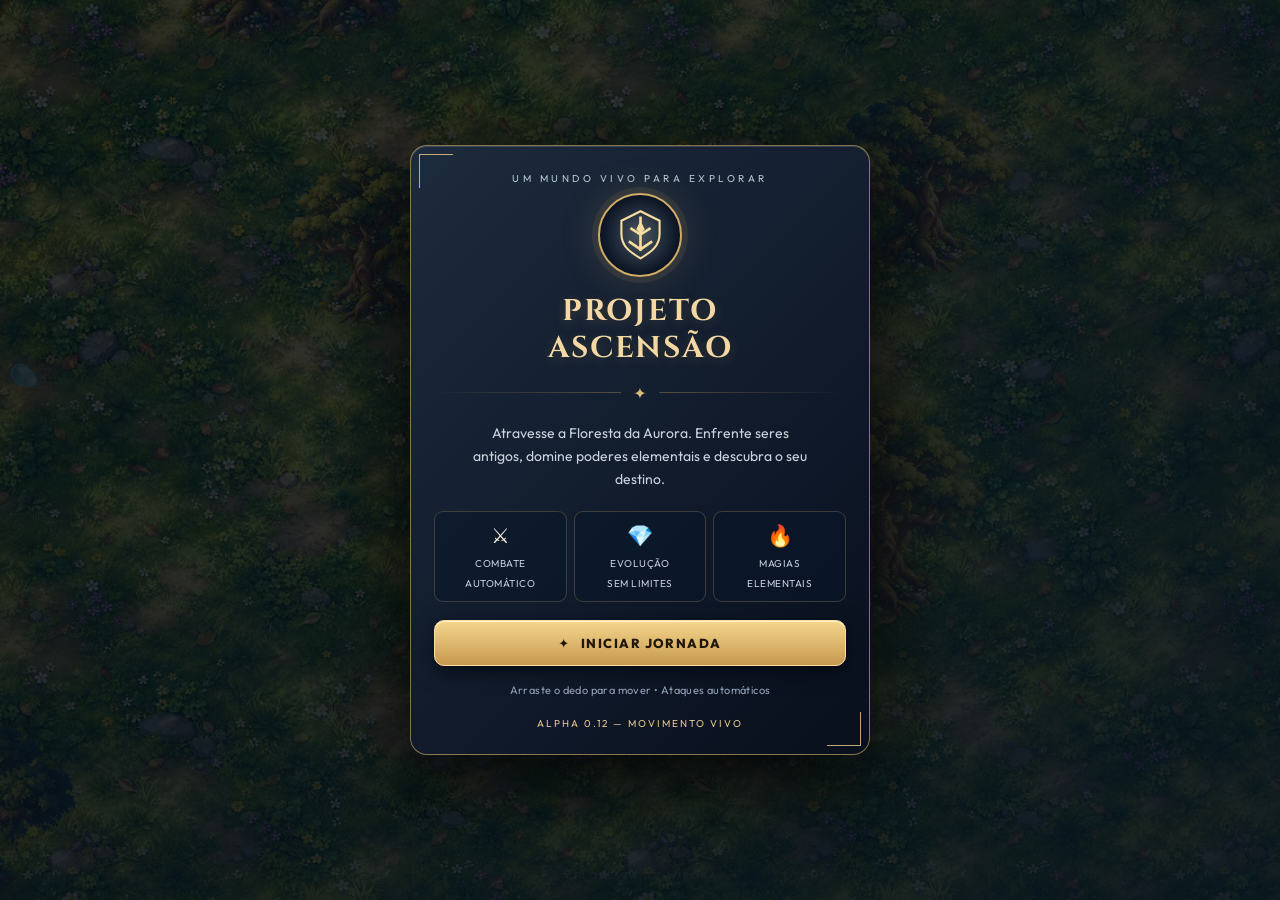
<file: preview-v12.html>
<!doctype html>
<html lang="pt-BR">
<head>
<meta charset="utf-8">
<meta name="viewport" content="width=device-width, initial-scale=1, maximum-scale=1, user-scalable=no, viewport-fit=cover">
<meta name="theme-color" content="#090f1a">
<meta name="apple-mobile-web-app-capable" content="yes">
<meta name="apple-mobile-web-app-status-bar-style" content="black-translucent">
<meta name="description" content="Projeto Ascensão — uma jornada de fantasia elemental.">
<title>Projeto Ascensão — Alpha 0.12 — Movimento Vivo</title>
<link rel="stylesheet" href="./style-v11.css?v=6.2.0">
</head>
<body>
<canvas id="game" aria-label="Arena de combate do Projeto Ascensão"></canvas>
<div id="veil"></div>
<div id="hud" class="hidden">
  <div class="hudrow">
    <div class="sigil"><span>✦</span></div>
    <div class="hudleft">
      <div class="hudtitle"><span id="level">NV. 1</span><em id="hpText">125 / 125</em></div>
      <div class="meter hp"><div class="fill" id="hpFill"></div></div>
      <div class="meter xp"><div class="fill" id="xpFill"></div></div>
    </div>
    <div class="hudright">
      <div class="counter"><b id="clock">00:00</b><small>TEMPO</small></div>
      <div class="counter"><b id="kills">0</b><small>ABATES</small></div>
    </div>
  </div>
  <div class="hudbottom"><span class="progress-pill" id="objective">Sobreviva até o Guardião</span><strong class="hint" id="buffs">⚔ 1 🔥 0 ❄ 0 ⚡ 0</strong></div>
</div>
<button id="pause" class="pause hidden" aria-label="Pausar partida">Ⅱ</button>
<div id="bossbar">GUARDIÃO DAS RUÍNAS<div class="meter"><div id="bossFill" class="fill" style="width:100%"></div></div></div>
<div id="joystick"><div id="knob"></div></div>
<div id="toast"></div>
<div id="footer">✦ &nbsp; A FLORESTA DA AURORA &nbsp; ✦</div>
<div id="overlay"><div id="panel" class="panel"></div></div>
<script src="./forest-v06.js?v=12.0.0"></script>
<script src="./motion-v06.js?v=12.0.0"></script>
<script src="./cache-v06.js?v=12.0.0"></script>
<script src="./wind-v07.js?v=12.0.0"></script>
<script src="./wind-world-v08.js?v=12.0.0"></script>
<script src="./assets-data-v07.js?v=12.0.0"></script>
<script src="./tree-data-v07.js?v=12.0.0"></script>
<script src="./clean-props-v07.js?v=12.0.0"></script>
<script src="./illustrated-v12.js?v=12.0.0"></script>
<script src="./terrain-data-v07.js?v=12.0.0"></script>
<script src="./terrain-v08.js?v=12.0.0"></script>
<script src="./world-v09.js?v=12.0.0"></script>
<script src="./combat-v10.js?v=12.0.0"></script>
<script src="./katana-v11.js?v=12.0.0"></script>
<script>
(function(){
  const stable=new URLSearchParams(location.search).get('engine')==='stable';
  function recovery(message){
    const ov=document.getElementById('overlay'),p=document.getElementById('panel');
    if(!ov||!p||document.getElementById('emergencyStart'))return;
    ov.classList.remove('hidden');
    p.innerHTML='<div class="eyebrow">RECUPERAÇÃO DO JOGO</div><h1>VAMOS TENTAR OUTRA VEZ</h1><p class="lead">O navegador não conseguiu carregar o motor do jogo. Você pode abrir a versão estável sem perder o acesso ao Projeto Ascensão.</p><button class="button" id="emergencyStart">JOGAR VERSÃO ESTÁVEL</button><p class="fine" id="errorInfo"></p>';
    document.getElementById('errorInfo').textContent=message||'Falha na inicialização';
    document.getElementById('emergencyStart').onclick=function(){location.href='./?engine=stable&v=12.0.0'};
  }
  window.addEventListener('error',function(e){
    if(e.target&&e.target.tagName==='SCRIPT'&&!stable)recovery('Não foi possível carregar um arquivo do jogo.');
  },true);
  var sc=document.createElement('script');
  sc.src=stable?'./game-v04.js?v=4.0.2':'./game-v12.js?v=12.0.0';
  sc.onerror=function(){recovery('Arquivo do motor indisponível.')};
  sc.onload=function(){if(!stable&&!window.AscensionGame)recovery('Motor gráfico não iniciou.')};
  document.body.appendChild(sc);
  // Se houver falha de rede ou carregamento incompleto, nunca deixar o botão sem resposta.
  if(!stable)setTimeout(function(){if(!window.AscensionGame)recovery('Inicialização excedeu o tempo de espera.')},8000);
})();
</script>
</body></html>
</file>
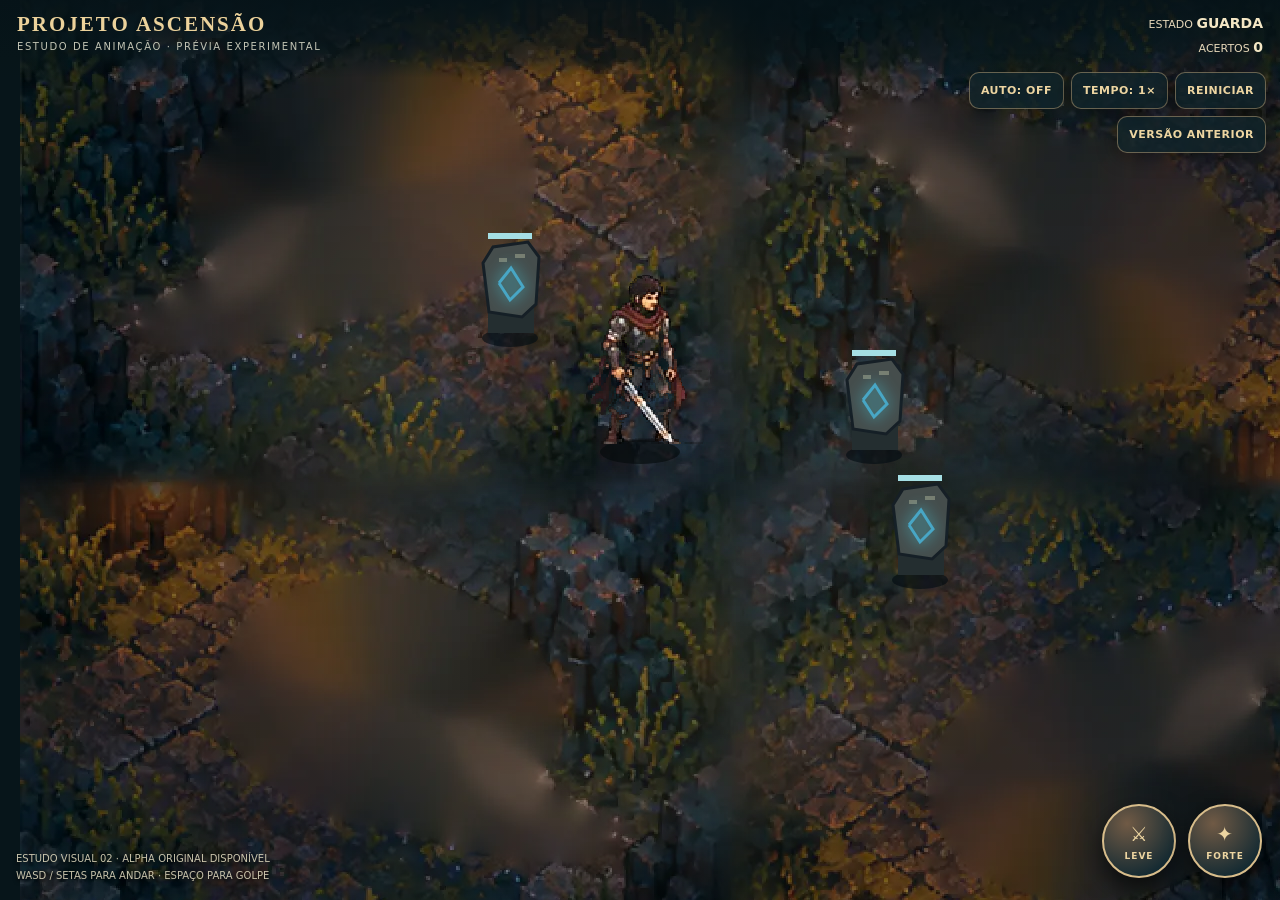
<file: experiments/visual-study-02.html>
<!doctype html><html lang="pt-BR"><head><meta charset="utf-8"><meta name="viewport" content="width=device-width,initial-scale=1,maximum-scale=1,user-scalable=no,viewport-fit=cover"><meta name="theme-color" content="#071619"><title>Projeto Ascensão — Estudo Visual 02</title><meta http-equiv="Cache-Control" content="no-store"><style>
*{box-sizing:border-box}html,body{margin:0;width:100%;height:100%;overflow:hidden;background:#061317;touch-action:none;color:#f4e7cf;font-family:system-ui,-apple-system,sans-serif}canvas{position:fixed;inset:0;width:100%;height:100%;touch-action:none}#hud{position:fixed;z-index:3;top:0;left:0;right:0;display:flex;justify-content:space-between;gap:8px;align-items:flex-start;background:linear-gradient(#061318ee,#07151888 75%,transparent);padding:calc(env(safe-area-inset-top,0px) + 12px) 17px 18px;pointer-events:none}.title{font:700 clamp(15px,2.1vw,21px)/1.2 Georgia,serif;color:#ecd29b;letter-spacing:2px}.subtitle{font-size:10px;letter-spacing:1.6px;color:#c3c5b5;margin-top:4px}.stats{text-align:right;font-size:11px;color:#e6d7b9;line-height:1.7}.stats strong{font-size:14px;color:#f4e7c5}#controls{position:fixed;z-index:4;right:14px;top:calc(env(safe-area-inset-top,0px) + 72px);display:flex;gap:7px;flex-wrap:wrap;justify-content:flex-end;max-width:390px}button{font:700 11px system-ui,sans-serif;letter-spacing:.5px;color:#edd5a1;background:#10242ac9;border:1px solid #c2a77a7e;border-radius:10px;padding:11px 11px;box-shadow:0 4px 20px #0006;touch-action:manipulation;cursor:pointer}button:active{background:#435555}#footer{position:fixed;left:16px;bottom:calc(env(safe-area-inset-bottom,0px) + 17px);font-size:10px;line-height:1.65;text-shadow:0 2px 4px black;color:#e8e0c4d9;pointer-events:none;z-index:4}#touch{display:flex;position:fixed;z-index:5;bottom:calc(env(safe-area-inset-bottom,0px) + 23px);right:18px;gap:12px}#touch button{border-radius:50%;width:74px;height:74px;background:radial-gradient(circle at 33% 25%,#705a45,#142a32 78%);border:2px solid #d8bd8b;box-shadow:0 10px 25px #000a;font-size:20px}#touch span{display:block;font-size:9px;margin-top:5px;letter-spacing:1px}#joystick{position:fixed;display:none;width:108px;height:108px;border:2px solid #d5dfd49c;background:#d6e5dd24;border-radius:50%;z-index:5;pointer-events:none}#knob{position:absolute;width:50px;height:50px;left:27px;top:27px;border-radius:50%;background:#e3f1e3a8;border:2px solid #ffffffa9}@media(min-width:800px){#touch{bottom:22px}#footer{bottom:16px}}
@media(max-width:600px){
  #hud{padding:calc(env(safe-area-inset-top,0px) + 9px) 11px 36px}
  .title{font-size:14px;letter-spacing:1px}.subtitle{font-size:8px;letter-spacing:.3px;max-width:220px}.stats{font-size:9px;line-height:1.4}.stats strong{font-size:11px}
  #controls{top:calc(env(safe-area-inset-top,0px) + 70px);left:7px;right:7px;max-width:none;gap:5px;flex-wrap:nowrap;justify-content:space-between}
  #controls button{font-size:9px;padding:9px 6px;letter-spacing:0;border-radius:8px;white-space:nowrap}
  #footer{max-width:42%;left:9px;bottom:calc(env(safe-area-inset-bottom,0px) + 20px);font-size:8px;line-height:1.5}
  #touch{right:9px;gap:9px;bottom:calc(env(safe-area-inset-bottom,0px) + 25px)}
  #touch button{width:64px;height:64px;font-size:19px}#touch span{font-size:8px}
}
</style></head><body><canvas id="game"></canvas><div id="hud"><div><div class="title">PROJETO ASCENSÃO</div><div class="subtitle">ESTUDO DE ANIMAÇÃO · PRÉVIA EXPERIMENTAL</div></div><div class="stats">ESTADO <strong id="state">GUARDA</strong><br>ACERTOS <strong id="hits">0</strong></div></div><div id="controls"><button id="demo">AUTO: OFF</button><button id="slow">TEMPO: 1×</button><button id="reset">REINICIAR</button><button id="older" onclick="location.href='./legacy.html'" aria-label="Abrir jogo anterior">VERSÃO ANTERIOR</button></div><div id="joystick"><div id="knob"></div></div><div id="footer">ESTUDO VISUAL 02 · ALPHA ORIGINAL DISPONÍVEL<br>WASD / SETAS PARA ANDAR · ESPAÇO PARA GOLPE</div><div id="touch"><button id="light">⚔<span>LEVE</span></button><button id="heavy">✦<span>FORTE</span></button></div><script>
const data={atlas:'[data-uri]',background:'[data-uri]'};
const canvas=document.getElementById('game'),ctx=canvas.getContext('2d',{alpha:false});const el=id=>document.getElementById(id);
const atlas=new Image(),bg=new Image();atlas.src=data.atlas;bg.src=data.background;
let ww=window.innerWidth,hh=window.innerHeight,dpr=1;
function resize(){ww=innerWidth;hh=innerHeight;dpr=Math.min(2,devicePixelRatio||1);canvas.width=Math.round(ww*dpr);canvas.height=Math.round(hh*dpr);ctx.setTransform(dpr,0,0,dpr,0,0);ctx.imageSmoothingEnabled=false}resize();addEventListener('resize',resize);
const smooth=(a,b,t)=>a+(b-a)*t,clamp=(x,a,b)=>Math.max(a,Math.min(b,x));let last=0,time=0,attack=null,queue=null,elapsed=0,auto=false,slow=1;
const key={};let pointer=-1,joy={x:0,y:0},center={x:0,y:0},facing=1,hitcount=0;const random=(n)=>{const x=Math.sin(n*73.17+2.73)*43758.5453;return x-Math.floor(x)};
let player={x:620,y:480,vx:0,vy:0,motion:0,state:'GUARDA',walkCycle:0};const dummies=[{x:854,y:480,hp:7,flash:0,dead:0},{x:490,y:363,hp:7,flash:0,dead:0},{x:900,y:605,hp:7,flash:0,dead:0}];const particles=[];const labels=[];let camera={x:0,y:0};
function reset(){player={x:620,y:480,vx:0,vy:0,motion:0,state:'GUARDA',walkCycle:0};attack=null;queue=null;elapsed=0;hitcount=0;el('hits').textContent='0';dummies.forEach(d=>{d.hp=7;d.flash=0;d.dead=0})}
el('reset').onclick=reset;el('demo').onclick=()=>{auto=!auto;el('demo').textContent='AUTO: '+(auto?'ON':'OFF')};el('slow').onclick=()=>{slow=slow===1?.5:1;el('slow').textContent='TEMPO: '+(slow===1?'1×':'½×')};
for(const type of ['light','heavy'])el(type).addEventListener('pointerdown',e=>{e.stopPropagation();e.preventDefault();queue=type});
addEventListener('keydown',e=>{key[e.key.toLowerCase()]=true;if([' ','arrowup','arrowdown','arrowleft','arrowright'].includes(e.key.toLowerCase()))e.preventDefault();if(e.key===' ')queue='light'});addEventListener('keyup',e=>{key[e.key.toLowerCase()]=false});addEventListener('blur',()=>{Object.keys(key).forEach(k=>key[k]=false);joy.x=joy.y=0});
canvas.addEventListener('pointerdown',e=>{if(e.clientX>ww-160&&e.clientY>hh-140)return;if(pointer>=0)return;pointer=e.pointerId;center={x:e.clientX,y:e.clientY};el('joystick').style.cssText='display:block;left:'+(center.x-54)+'px;top:'+(center.y-54)+'px';stick(e)});
canvas.addEventListener('pointermove',e=>{if(e.pointerId===pointer)stick(e)});function stick(e){const dx=e.clientX-center.x,dy=e.clientY-center.y,r=Math.hypot(dx,dy)||1,n=Math.min(1,r/43);joy.x=dx/r*n;joy.y=dy/r*n;el('knob').style.transform='translate('+(joy.x*36)+'px,'+(joy.y*36)+'px)'}function release(e){if(e.pointerId===pointer){pointer=-1;joy.x=joy.y=0;el('joystick').style.display='none'}}canvas.addEventListener('pointerup',release);canvas.addEventListener('pointercancel',release);
function begin(type){if(attack)return;const dur=type==='heavy'?.72:.48;attack={type,t:0,dur,hit:false,dir:facing,origin:{x:player.x,y:player.y}};player.state=type==='heavy'?'ATAQUE FORTE':'ATAQUE LEVE'}
function burst(x,y,color,amount=14){for(let i=0;i<amount;i++){const a=random(i*5+elapsed*123)*Math.PI*2,sp=30+random(i*17+elapsed*91)*110;particles.push({x,y,vx:Math.cos(a)*sp,vy:Math.sin(a)*sp-25,life:.26+random(i+elapsed*45)*.38,max:.64,c:color,size:1+random(i+elapsed*44)*3})}}
function contact(){if(!attack||attack.hit)return;attack.hit=true;const impactX=player.x+facing*82,impactY=player.y-57;const radius=attack.type==='heavy'?138:108;
let impacted=false;for(const e of dummies){if(e.dead>0||e.hp<=0)continue;const dx=e.x-player.x,dy=e.y-player.y;if(Math.hypot(dx,dy)>radius||dx*facing<8||Math.abs(dy)>95)continue;e.hp-=attack.type==='heavy'?3:2;e.flash=.18;impacted=true;e.x+=facing*7;hitcount++;el('hits').textContent=String(hitcount);burst(e.x,e.y-54,'#ffd8a0',19);labels.push({x:e.x,y:e.y-100,t:0,text:attack.type==='heavy'?'32':'18'});if(e.hp<=0){e.dead=1.35;burst(e.x,e.y-70,'#79d3d7',26)}}if(!impacted)burst(impactX,impactY,'#a6e6fd',4)}
function step(dt){time+=dt;elapsed+=dt;let dx=Number(!!(key.d||key.arrowright))-Number(!!(key.a||key.arrowleft))+joy.x;let dy=Number(!!(key.s||key.arrowdown))-Number(!!(key.w||key.arrowup))+joy.y;let speed=Math.hypot(dx,dy),manual=speed>.10;
if(!manual&&auto){const phase=elapsed%9.7;
  // Stand, run up to training dummy, swing, recover, return to starting position.
  if(phase<1.5){dx=0;dy=0}
  else if(phase<2.37){dx=1;dy=0}
  else if(phase<4.7){dx=0;dy=0}
  else if(phase<5.6){dx=-1;dy=0}
  else{dx=0;dy=0}
  speed=Math.hypot(dx,dy);
  if((phase>2.45&&phase<2.52)||(phase>3.43&&phase<3.50)){
    if(!attack)begin(phase>3?'heavy':'light');
  }
 }
if(speed>.001){dx/=speed;dy/=speed}const max=attack?85:177,lerp=1-Math.exp(-dt*13);player.vx=smooth(player.vx,dx*max*clamp(speed,0,1),lerp);player.vy=smooth(player.vy,dy*max*clamp(speed,0,1),lerp);const ox=player.x,oy=player.y;player.x=clamp(player.x+player.vx*dt,110,1165);player.y=clamp(player.y+player.vy*dt,160,880);const travel=Math.hypot(player.x-ox,player.y-oy);if(travel>.04)player.walkCycle+=travel/19;if(Math.abs(player.vx)>30&&(!attack||attack.t<.06))facing=player.vx>0?1:-1;
if(queue&&!attack){begin(queue);queue=null}if(attack){attack.t+=dt;const progress=attack.t/attack.dur;if(progress>=.42&&!attack.hit)contact();if(progress>=1)attack=null}
if(attack){player.state=attack.type==='heavy'?'ATAQUE FORTE':'ATAQUE LEVE'}else{player.state=travel>dt*30?'CORRIDA':'GUARDA'}el('state').textContent=player.state;
for(const d of dummies){d.flash=Math.max(0,d.flash-dt);if(d.dead>0){d.dead-=dt;if(d.dead<=0){d.hp=7;d.x=d===dummies[0]?785:d===dummies[1]?490:900;d.dead=0}}}for(let i=particles.length-1;i>=0;i--){const p=particles[i];p.life-=dt;p.x+=p.vx*dt;p.y+=p.vy*dt;p.vx*=1-dt*2;p.vy+=dt*80;if(p.life<=0)particles.splice(i,1)}for(let i=labels.length-1;i>=0;i--){labels[i].t+=dt;labels[i].y-=dt*35;if(labels[i].t>.8)labels.splice(i,1)}camera.x=smooth(camera.x,player.x-ww/2,1-Math.exp(-dt*4));camera.y=smooth(camera.y,player.y-hh/2,1-Math.exp(-dt*4))}
function drawSprite(row,frame,x,y){const w=106,h=132,dw=172,dh=211;ctx.save();ctx.translate(Math.round(x),Math.round(y));if(facing<0)ctx.scale(-1,1);ctx.imageSmoothingEnabled=false;ctx.drawImage(atlas,frame*w,row*h,w,h,-dw/2,-dh+10,dw,dh);ctx.restore()}
function drawDummy(e){const dead=e.dead>0;ctx.save();ctx.translate(Math.round(e.x),Math.round(e.y));ctx.globalAlpha=dead?clamp(1-e.dead*1.8,0,1):1;ctx.fillStyle='#020c12a0';ctx.beginPath();ctx.ellipse(0,5,28,9,0,0,Math.PI*2);ctx.fill();const rock=e.flash>0?'#fff7dd':'#454d4c';ctx.fillStyle='#242e30';ctx.fillRect(-22,-52,46,52);ctx.fillStyle=rock;ctx.beginPath();ctx.moveTo(-27,-70);ctx.lineTo(-17,-86);ctx.lineTo(18,-91);ctx.lineTo(29,-76);ctx.lineTo(26,-29);ctx.lineTo(12,-16);ctx.lineTo(-21,-21);ctx.closePath();ctx.fill();ctx.strokeStyle='#161f26';ctx.lineWidth=3;ctx.stroke();ctx.fillStyle='#787e71';ctx.fillRect(-11,-75,8,4);ctx.fillRect(5,-79,10,4);ctx.strokeStyle='#48a6c5';ctx.lineWidth=3;ctx.shadowBlur=15;ctx.shadowColor='#49d8eb';ctx.beginPath();ctx.moveTo(-11,-50);ctx.lineTo(1,-65);ctx.lineTo(13,-46);ctx.lineTo(0,-33);ctx.lineTo(-11,-50);ctx.stroke();ctx.shadowBlur=0;ctx.fillStyle='#101819';ctx.fillRect(-22,-100,44,6);ctx.fillStyle='#a5dfe4';ctx.fillRect(-22,-100,44*Math.max(0,e.hp)/7,6);ctx.restore()}
function drawTrail(){if(!attack)return;const p=attack.t/attack.dur,start=attack.type==='heavy'?.24:.23,end=attack.type==='heavy'?.75:.76;if(p<start||p>end)return;const q=(p-start)/(end-start),sign=facing;const radius=attack.type==='heavy'?92:76;const ox=player.x+sign*22,oy=player.y-66;const hue=attack.type==='heavy'?'#ad8df8':'#bbf4ff';const a0=(-1.5+q*2.2)*sign,a1=(a0-.41*sign);ctx.save();ctx.translate(ox,oy);ctx.scale(sign,1);const alpha=Math.min(1,q*7,(1-q)*7);ctx.lineCap='round';for(let i=3;i>=0;i--){ctx.globalAlpha=alpha*[.08,.25,.54,1][i];ctx.strokeStyle=i===3?'#fff8e7':hue;ctx.lineWidth=[29,17,8,3.5][i];ctx.shadowColor=hue;ctx.shadowBlur=i===3?10:0;ctx.beginPath();ctx.arc(0,0,radius-i*3,-1.55+q*2.05,-1.2+q*2.05);ctx.stroke()}ctx.restore()}
function render(){ctx.setTransform(dpr,0,0,dpr,0,0);ctx.fillStyle='#07151a';ctx.fillRect(0,0,ww,hh);ctx.save();ctx.translate(-Math.round(camera.x),-Math.round(camera.y));if(bg.complete&&bg.naturalWidth)ctx.drawImage(bg,0,0,1424,1024);else{ctx.fillStyle='#29382b';ctx.fillRect(0,0,1424,1024)}
const vignette=ctx.createRadialGradient(player.x,player.y,70,player.x,player.y,480);vignette.addColorStop(0,'#e6b05b05');vignette.addColorStop(.95,'#00101450');ctx.fillStyle=vignette;ctx.fillRect(0,0,1424,1024);
for(const d of dummies)drawDummy(d);ctx.save();ctx.fillStyle='#050b0caa';ctx.beginPath();ctx.ellipse(player.x,player.y+2,40,12,0,0,Math.PI*2);ctx.fill();ctx.restore();let row=0,frame=0;
if(attack){row=attack.type==='heavy'?3:2;frame=Math.min(row===3?8:7,Math.floor(attack.t/attack.dur*(row===3?9:8)))}else if(player.state==='CORRIDA'){row=1;frame=Math.floor(player.walkCycle)%8}else{row=0;frame=Math.floor(time*3.4)%9}
if(atlas.complete&&atlas.naturalWidth)drawSprite(row,frame,player.x,player.y);drawTrail();for(const p of particles){ctx.globalAlpha=clamp(p.life/p.max,0,1);ctx.fillStyle=p.c;ctx.fillRect(p.x,p.y,p.size,p.size)}ctx.globalAlpha=1;for(const l of labels){ctx.font='bold 20px Georgia';ctx.textAlign='center';ctx.fillStyle='#fff6d8';ctx.shadowColor='#000';ctx.shadowBlur=6;ctx.fillText(l.text,l.x,l.y);ctx.shadowBlur=0}ctx.restore()}
function loop(ts){const dt=Math.min(.044,(ts-last||16)/1000)*slow;last=ts;step(dt);render();requestAnimationFrame(loop)}requestAnimationFrame(loop);
window.AscensionMotionStudy={debug:()=>({player,state:player.state,attack:attack?.type||null,hits:hitcount,atlasLoaded:atlas.complete&&atlas.naturalWidth>0,backgroundLoaded:bg.complete&&bg.naturalWidth>0,frames:{idle:9,run:8,light:8,heavy:9},auto})};
</script></body></html>
</file>
<file: style-v11.css>
@import url('https://fonts.googleapis.com/css2?family=Cinzel:wght@500;600;700;800&family=Outfit:wght@400;500;600;700;800&display=swap');
:root{color-scheme:dark;--gold:#edc77d;--ivory:#f6ebda;--muted:#aab6cb;--line:#dcb97856;--night:#080e19}*{box-sizing:border-box}html,body{margin:0;width:100%;height:100%;overflow:hidden;background:#080e19;color:var(--ivory);font-family:Outfit,system-ui,-apple-system,sans-serif;overscroll-behavior:none;-webkit-user-select:none;user-select:none;touch-action:auto}body{position:fixed;inset:0}button{font-family:inherit;cursor:pointer;-webkit-tap-highlight-color:transparent;touch-action:manipulation;-webkit-touch-callout:none}#game{position:fixed;inset:0;width:100vw;height:100dvh;display:block;touch-action:none}#veil{position:fixed;inset:0;pointer-events:none;background:radial-gradient(ellipse at 50% 35%,transparent 35%,#02040a32 90%);z-index:1}#hud{position:fixed;top:0;left:0;right:0;z-index:3;pointer-events:none;padding:calc(env(safe-area-inset-top,0px) + 11px) 14px 12px;background:linear-gradient(180deg,#050b16d9,#07101a8a 69%,transparent);filter:drop-shadow(0 4px 12px #0008)}#hud.hidden{display:none}.hudrow{display:flex;align-items:center;gap:10px;justify-content:space-between}.sigil{width:45px;height:45px;flex:none;display:grid;place-items:center;background:linear-gradient(145deg,#172b43,#07101e);border:1px solid var(--gold);transform:rotate(45deg);box-shadow:inset 0 0 0 3px #091521,0 0 17px #c8a86640}.sigil>span{transform:rotate(-45deg);font-size:23px;color:var(--gold);text-shadow:0 0 12px #f6d9998a}.hudleft{min-width:0;flex:1;max-width:310px}.hudtitle{display:flex;align-items:baseline;justify-content:space-between;gap:12px;font-family:Cinzel,Georgia,serif;font-weight:700;color:#fae4b1;font-size:11px;letter-spacing:1.1px}.hudtitle em{font-family:Outfit,sans-serif;font-size:11px;font-style:normal;font-weight:600;color:#e7e4e3;letter-spacing:0}.meter{height:11px;background:#030712d9;position:relative;border:1px solid #e5cb9666;border-radius:8px;margin:5px 0 0;overflow:hidden;box-shadow:inset 0 1px 5px #000a}.meter .fill{height:100%;transition:width .16s linear;width:100%;border-radius:7px}.meter.hp .fill{background:linear-gradient(90deg,#9e2c47,#f36b73);box-shadow:0 0 14px #f24a6588}.meter.xp{height:7px;margin-top:5px;border-color:#5598b36b}.meter.xp .fill{background:linear-gradient(90deg,#3180a9,#79e8ff);box-shadow:0 0 14px #4ccfff88}.hudright{display:flex;align-items:center;gap:7px;flex:none}.counter{border:1px solid #c7aa765c;padding:7px 8px;border-radius:9px;background:#0b1725c9;text-align:center;min-width:56px;box-shadow:inset 0 1px #ffffff12}.counter b{display:block;font-size:14px;color:#f5e2bd;line-height:1}.counter small{display:block;margin-top:4px;color:#bdc7d4;font-size:9px;text-transform:uppercase;letter-spacing:.8px}.hudbottom{display:flex;justify-content:space-between;align-items:center;margin-top:10px;color:#d5d9df;font-size:11px;letter-spacing:.3px;gap:8px}.hudbottom strong{color:#e8c67d;font-weight:700}.hudbottom .hint{white-space:nowrap;overflow:hidden;text-overflow:ellipsis;text-align:right;opacity:.9}.progress-pill{background:#0c1422bf;padding:5px 10px;border:1px solid #d4aa6d44;border-radius:999px}.pause{position:fixed;right:14px;top:calc(env(safe-area-inset-top,0px) + 121px);z-index:4;width:42px;height:42px;color:#f7dfad;background:#0a1525d9;border:1px solid #e8c07893;box-shadow:inset 0 1px #ffffff15,0 4px 15px #0007;border-radius:50%;font-size:17px;display:grid;place-items:center;touch-action:manipulation}.pause.hidden{display:none}#bossbar{position:fixed;top:calc(env(safe-area-inset-top,0px) + 157px);left:50%;transform:translateX(-50%);width:min(335px,75vw);z-index:3;display:none;pointer-events:none;text-align:center;color:#f4dfce;font-family:Cinzel,serif;font-size:11px;letter-spacing:1px;text-shadow:0 2px 5px #000}#bossbar.visible{display:block}#bossbar .meter{height:9px;border-color:#f0a0c077}#bossbar .fill{background:linear-gradient(90deg,#713565,#ed689c)}#joystick{position:fixed;width:126px;height:126px;left:0;top:0;display:none;z-index:4;pointer-events:none;border:2px solid #d2b47ba3;border-radius:50%;background:radial-gradient(circle,#1c294557,#080e1a82);box-shadow:0 0 34px #edc77d24,inset 0 0 20px #0008}#joystick.active{display:block}#joystick:before,#joystick:after{content:'';position:absolute;inset:10px;border:1px dashed #eac67e5a;border-radius:50%}#joystick:after{inset:33px;border-style:solid;border-color:#dfc38a35}#knob{position:absolute;left:39px;top:39px;width:44px;height:44px;border-radius:50%;border:2px solid #ffe0a1;background:radial-gradient(circle at 32% 26%,#ebd5a8,#755d45 78%);box-shadow:0 3px 14px #0009,0 0 18px #f8cf7b45}#overlay{position:fixed;inset:0;z-index:6;display:flex;justify-content:center;align-items:center;background:linear-gradient(135deg,#020713cc,#07121fe8);padding:calc(env(safe-area-inset-top,0px) + 16px) 18px calc(env(safe-area-inset-bottom,0px) + 16px);overflow-y:auto;overscroll-behavior:contain;touch-action:pan-y}#overlay.hidden{display:none}.panel{width:min(460px,100%);position:relative;border-radius:17px;border:1px solid #c6a367a8;background:linear-gradient(135deg,#1c2b3d 0%,#111b2c 56%,#080f1c 100%);box-shadow:0 20px 80px #000d,0 0 70px #c28d3c18,inset 0 1px #ffffff25;padding:26px 23px 21px;max-height:calc(100dvh - 45px);overflow-y:auto;touch-action:pan-y}.panel:before,.panel:after{content:'';position:absolute;pointer-events:none;width:33px;height:33px;border-color:#f0ce87;border-style:solid;opacity:.8}.panel:before{top:8px;left:8px;border-width:1px 0 0 1px}.panel:after{right:8px;bottom:8px;border-width:0 1px 1px 0}.eyebrow{font-size:10px;letter-spacing:3.5px;text-transform:uppercase;color:#b6c9d2;text-align:center;margin:0 0 8px}.emblem{width:84px;height:84px;display:grid;place-items:center;margin:3px auto 16px;border-radius:50%;background:radial-gradient(circle,#30445c,#0b1423 70%);border:2px solid #d1ab67;box-shadow:0 0 0 6px #d3b47415,0 0 38px #d3af7135;color:#f6dda0}.emblem svg{width:53px;height:53px;filter:drop-shadow(0 1px 10px #e1b96f66)}.panel h1{text-align:center;color:#f4d8a3;font-family:Cinzel,Georgia,serif;font-weight:700;font-size:clamp(22px,6vw,30px);letter-spacing:1.7px;line-height:1.25;text-shadow:0 3px 12px #deac5b34;margin:0 0 10px}.panel p{font-size:14px;line-height:1.65;color:#cad3de;margin:12px 0}.panel .lead{text-align:center;font-size:14px;max-width:340px;margin:0 auto 20px}.rule{display:flex;align-items:center;gap:12px;margin:15px auto 19px;color:#daba77}.rule:before,.rule:after{content:'';height:1px;flex:1;background:linear-gradient(90deg,transparent,#b7965c66)}.rule:after{transform:scaleX(-1)}.button{width:100%;display:flex;align-items:center;justify-content:center;gap:10px;padding:14px 12px;border-radius:10px;font-size:13px;font-weight:800;letter-spacing:1.45px;color:#201709;border:1px solid #ffdda0;background:linear-gradient(180deg,#f5d78d,#c6984f);box-shadow:inset 0 1px #fff5ce,0 6px 20px #0008;text-transform:uppercase;margin:10px 0;touch-action:manipulation}.button:active{transform:translateY(2px);box-shadow:inset 0 1px #fff5ce,0 2px 10px #0006}.button.alt{background:#182639;color:#ede4d7;border-color:#60718a;box-shadow:inset 0 1px #fff2}.panel .fine{text-align:center;font-size:11px;color:#8fa0b6;letter-spacing:.4px;margin:15px 0 1px}.menu-traits{display:grid;grid-template-columns:repeat(3,1fr);gap:7px;margin:18px 0}.menu-traits div{text-align:center;padding:10px 4px;border:1px solid #c4a16d45;background:#09182a88;border-radius:9px}.menu-traits span{display:block;font-size:21px;margin-bottom:3px}.menu-traits small{font-size:10px;letter-spacing:.5px;color:#c4cddd}.choices{display:flex;flex-direction:column;gap:9px;margin:15px 0}.choice{text-align:left;position:relative;display:flex;align-items:center;gap:13px;border:1px solid #597189;background:linear-gradient(105deg,#263a51,#101f31);border-radius:12px;padding:12px;min-height:80px;color:#f4e7d7;box-shadow:inset 0 1px #ffffff15;touch-action:manipulation}.choice.rare{border-color:#5bbee1}.choice.epic{border-color:#c08ceb}.choice.legend{border-color:#eac06c;background:linear-gradient(105deg,#51402f,#1c2233)}.choice:active{transform:scale(.985)}.choice .glyph{width:54px;height:54px;display:grid;place-items:center;font-size:30px;flex:none;border-radius:10px;border:1px solid #a8bcd04d;background:#0b1424a8;text-shadow:0 0 17px #e7bd727d}.choice .choicebody{flex:1;min-width:0}.choice b{display:block;font-size:14px;margin-bottom:5px}.choice small{display:block;color:#b8c8d8;font-size:11px;line-height:1.35}.choice .rarity{font-size:9px;text-transform:uppercase;letter-spacing:1px;color:#91cfea;font-weight:800;margin-top:5px}.choice.epic .rarity{color:#d8a4ff}.choice.legend .rarity{color:#f9cc78}.result-number{text-align:center;color:#f9d18a;font-family:Cinzel,serif;font-size:34px;font-weight:800;margin:10px 0}.result-grid{display:grid;grid-template-columns:1fr 1fr;gap:9px;margin:16px 0}.result-grid div{border:1px solid #cba86b44;border-radius:9px;padding:11px;background:#0a182987;text-align:center}.result-grid b{display:block;font-family:Cinzel,serif;font-size:20px;color:#f2dba5}.result-grid span{display:block;text-transform:uppercase;font-size:9px;letter-spacing:1px;color:#9fb3c5;margin-top:5px}#toast{position:fixed;top:calc(env(safe-area-inset-top,0px) + 112px);left:50%;transform:translate(-50%,-8px);z-index:5;pointer-events:none;opacity:0;color:#f7db9a;background:#132232d9;border:1px solid #d6b97878;border-radius:999px;padding:8px 16px;font-family:Cinzel,serif;font-size:clamp(11px,3.1vw,14px);font-weight:700;letter-spacing:1.5px;text-shadow:0 1px 5px #000a;text-align:center;transition:opacity .2s,transform .3s;width:max-content;max-width:83%;line-height:1.35;white-space:normal;box-shadow:0 5px 18px #06111d60}#toast.visible{opacity:1;transform:translate(-50%,0)}#footer{position:fixed;bottom:calc(env(safe-area-inset-bottom,0px) + 18px);left:0;right:0;z-index:2;pointer-events:none;text-align:center;font-size:10px;letter-spacing:2px;color:#e8d9bd80;text-shadow:0 1px 5px #0008}.version{font-size:10px;color:#e4c88c;letter-spacing:2px;text-transform:uppercase}@media(max-height:690px){.panel{padding:16px 19px}.emblem{width:58px;height:58px;margin-bottom:8px}.emblem svg{width:38px}.menu-traits{margin:10px 0}.panel h1{font-size:22px}.panel .lead{margin-bottom:10px}#hud{padding-top:calc(env(safe-area-inset-top,0px) + 5px)}.pause{top:calc(env(safe-area-inset-top,0px) + 107px)}}@media(max-width:370px){#hud{padding-left:8px;padding-right:8px}.hudrow{gap:7px}.sigil{width:33px;height:33px}.counter{min-width:47px;padding:6px 5px}.counter b{font-size:12px}.hudtitle{font-size:10px}.hudbottom{font-size:10px}.panel{padding:20px 15px}}
</file>
<file: style-v04.css>
@import url('https://fonts.googleapis.com/css2?family=Cinzel:wght@500;600;700;800&family=Outfit:wght@400;500;600;700;800&display=swap');
:root{color-scheme:dark;--gold:#edc77d;--ivory:#f6ebda;--muted:#aab6cb;--line:#dcb97856;--night:#080e19}*{box-sizing:border-box}html,body{margin:0;width:100%;height:100%;overflow:hidden;background:#080e19;color:var(--ivory);font-family:Outfit,system-ui,-apple-system,sans-serif;overscroll-behavior:none;-webkit-user-select:none;user-select:none;touch-action:auto}body{position:fixed;inset:0}button{font-family:inherit;cursor:pointer;-webkit-tap-highlight-color:transparent;touch-action:manipulation;-webkit-touch-callout:none}#game{position:fixed;inset:0;width:100vw;height:100dvh;display:block;touch-action:none}#veil{position:fixed;inset:0;pointer-events:none;background:radial-gradient(ellipse at 50% 35%,transparent 35%,#02040a32 90%);z-index:1}#hud{position:fixed;top:0;left:0;right:0;z-index:3;pointer-events:none;padding:calc(env(safe-area-inset-top,0px) + 11px) 14px 12px;background:linear-gradient(180deg,#050b16d9,#07101a8a 69%,transparent);filter:drop-shadow(0 4px 12px #0008)}#hud.hidden{display:none}.hudrow{display:flex;align-items:center;gap:10px;justify-content:space-between}.sigil{width:45px;height:45px;flex:none;display:grid;place-items:center;background:linear-gradient(145deg,#172b43,#07101e);border:1px solid var(--gold);transform:rotate(45deg);box-shadow:inset 0 0 0 3px #091521,0 0 17px #c8a86640}.sigil>span{transform:rotate(-45deg);font-size:23px;color:var(--gold);text-shadow:0 0 12px #f6d9998a}.hudleft{min-width:0;flex:1;max-width:310px}.hudtitle{display:flex;align-items:baseline;justify-content:space-between;gap:12px;font-family:Cinzel,Georgia,serif;font-weight:700;color:#fae4b1;font-size:11px;letter-spacing:1.1px}.hudtitle em{font-family:Outfit,sans-serif;font-size:11px;font-style:normal;font-weight:600;color:#e7e4e3;letter-spacing:0}.meter{height:11px;background:#030712d9;position:relative;border:1px solid #e5cb9666;border-radius:8px;margin:5px 0 0;overflow:hidden;box-shadow:inset 0 1px 5px #000a}.meter .fill{height:100%;transition:width .16s linear;width:100%;border-radius:7px}.meter.hp .fill{background:linear-gradient(90deg,#9e2c47,#f36b73);box-shadow:0 0 14px #f24a6588}.meter.xp{height:7px;margin-top:5px;border-color:#5598b36b}.meter.xp .fill{background:linear-gradient(90deg,#3180a9,#79e8ff);box-shadow:0 0 14px #4ccfff88}.hudright{display:flex;align-items:center;gap:7px;flex:none}.counter{border:1px solid #c7aa765c;padding:7px 8px;border-radius:9px;background:#0b1725c9;text-align:center;min-width:56px;box-shadow:inset 0 1px #ffffff12}.counter b{display:block;font-size:14px;color:#f5e2bd;line-height:1}.counter small{display:block;margin-top:4px;color:#bdc7d4;font-size:9px;text-transform:uppercase;letter-spacing:.8px}.hudbottom{display:flex;justify-content:space-between;align-items:center;margin-top:10px;color:#d5d9df;font-size:11px;letter-spacing:.3px;gap:8px}.hudbottom strong{color:#e8c67d;font-weight:700}.hudbottom .hint{white-space:nowrap;overflow:hidden;text-overflow:ellipsis;text-align:right;opacity:.9}.progress-pill{background:#0c1422bf;padding:5px 10px;border:1px solid #d4aa6d44;border-radius:999px}.pause{position:fixed;right:14px;top:calc(env(safe-area-inset-top,0px) + 121px);z-index:4;width:42px;height:42px;color:#f7dfad;background:#0a1525d9;border:1px solid #e8c07893;box-shadow:inset 0 1px #ffffff15,0 4px 15px #0007;border-radius:50%;font-size:17px;display:grid;place-items:center;touch-action:manipulation}.pause.hidden{display:none}#bossbar{position:fixed;top:calc(env(safe-area-inset-top,0px) + 157px);left:50%;transform:translateX(-50%);width:min(335px,75vw);z-index:3;display:none;pointer-events:none;text-align:center;color:#f4dfce;font-family:Cinzel,serif;font-size:11px;letter-spacing:1px;text-shadow:0 2px 5px #000}#bossbar.visible{display:block}#bossbar .meter{height:9px;border-color:#f0a0c077}#bossbar .fill{background:linear-gradient(90deg,#713565,#ed689c)}#joystick{position:fixed;width:126px;height:126px;left:0;top:0;display:none;z-index:4;pointer-events:none;border:2px solid #d2b47ba3;border-radius:50%;background:radial-gradient(circle,#1c294557,#080e1a82);box-shadow:0 0 34px #edc77d24,inset 0 0 20px #0008}#joystick.active{display:block}#joystick:before,#joystick:after{content:'';position:absolute;inset:10px;border:1px dashed #eac67e5a;border-radius:50%}#joystick:after{inset:33px;border-style:solid;border-color:#dfc38a35}#knob{position:absolute;left:39px;top:39px;width:44px;height:44px;border-radius:50%;border:2px solid #ffe0a1;background:radial-gradient(circle at 32% 26%,#ebd5a8,#755d45 78%);box-shadow:0 3px 14px #0009,0 0 18px #f8cf7b45}#overlay{position:fixed;inset:0;z-index:6;display:flex;justify-content:center;align-items:center;background:linear-gradient(135deg,#020713cc,#07121fe8);padding:calc(env(safe-area-inset-top,0px) + 16px) 18px calc(env(safe-area-inset-bottom,0px) + 16px);overflow-y:auto;overscroll-behavior:contain;touch-action:pan-y}#overlay.hidden{display:none}.panel{width:min(460px,100%);position:relative;border-radius:17px;border:1px solid #c6a367a8;background:linear-gradient(135deg,#1c2b3d 0%,#111b2c 56%,#080f1c 100%);box-shadow:0 20px 80px #000d,0 0 70px #c28d3c18,inset 0 1px #ffffff25;padding:26px 23px 21px;max-height:calc(100dvh - 45px);overflow-y:auto;touch-action:pan-y}.panel:before,.panel:after{content:'';position:absolute;pointer-events:none;width:33px;height:33px;border-color:#f0ce87;border-style:solid;opacity:.8}.panel:before{top:8px;left:8px;border-width:1px 0 0 1px}.panel:after{right:8px;bottom:8px;border-width:0 1px 1px 0}.eyebrow{font-size:10px;letter-spacing:3.5px;text-transform:uppercase;color:#b6c9d2;text-align:center;margin:0 0 8px}.emblem{width:84px;height:84px;display:grid;place-items:center;margin:3px auto 16px;border-radius:50%;background:radial-gradient(circle,#30445c,#0b1423 70%);border:2px solid #d1ab67;box-shadow:0 0 0 6px #d3b47415,0 0 38px #d3af7135;color:#f6dda0}.emblem svg{width:53px;height:53px;filter:drop-shadow(0 1px 10px #e1b96f66)}.panel h1{text-align:center;color:#f4d8a3;font-family:Cinzel,Georgia,serif;font-weight:700;font-size:clamp(22px,6vw,30px);letter-spacing:1.7px;line-height:1.25;text-shadow:0 3px 12px #deac5b34;margin:0 0 10px}.panel p{font-size:14px;line-height:1.65;color:#cad3de;margin:12px 0}.panel .lead{text-align:center;font-size:14px;max-width:340px;margin:0 auto 20px}.rule{display:flex;align-items:center;gap:12px;margin:15px auto 19px;color:#daba77}.rule:before,.rule:after{content:'';height:1px;flex:1;background:linear-gradient(90deg,transparent,#b7965c66)}.rule:after{transform:scaleX(-1)}.button{width:100%;display:flex;align-items:center;justify-content:center;gap:10px;padding:14px 12px;border-radius:10px;font-size:13px;font-weight:800;letter-spacing:1.45px;color:#201709;border:1px solid #ffdda0;background:linear-gradient(180deg,#f5d78d,#c6984f);box-shadow:inset 0 1px #fff5ce,0 6px 20px #0008;text-transform:uppercase;margin:10px 0;touch-action:manipulation}.button:active{transform:translateY(2px);box-shadow:inset 0 1px #fff5ce,0 2px 10px #0006}.button.alt{background:#182639;color:#ede4d7;border-color:#60718a;box-shadow:inset 0 1px #fff2}.panel .fine{text-align:center;font-size:11px;color:#8fa0b6;letter-spacing:.4px;margin:15px 0 1px}.menu-traits{display:grid;grid-template-columns:repeat(3,1fr);gap:7px;margin:18px 0}.menu-traits div{text-align:center;padding:10px 4px;border:1px solid #c4a16d45;background:#09182a88;border-radius:9px}.menu-traits span{display:block;font-size:21px;margin-bottom:3px}.menu-traits small{font-size:10px;letter-spacing:.5px;color:#c4cddd}.choices{display:flex;flex-direction:column;gap:9px;margin:15px 0}.choice{text-align:left;position:relative;display:flex;align-items:center;gap:13px;border:1px solid #597189;background:linear-gradient(105deg,#263a51,#101f31);border-radius:12px;padding:12px;min-height:80px;color:#f4e7d7;box-shadow:inset 0 1px #ffffff15;touch-action:manipulation}.choice.rare{border-color:#5bbee1}.choice.epic{border-color:#c08ceb}.choice.legend{border-color:#eac06c;background:linear-gradient(105deg,#51402f,#1c2233)}.choice:active{transform:scale(.985)}.choice .glyph{width:54px;height:54px;display:grid;place-items:center;font-size:30px;flex:none;border-radius:10px;border:1px solid #a8bcd04d;background:#0b1424a8;text-shadow:0 0 17px #e7bd727d}.choice .choicebody{flex:1;min-width:0}.choice b{display:block;font-size:14px;margin-bottom:5px}.choice small{display:block;color:#b8c8d8;font-size:11px;line-height:1.35}.choice .rarity{font-size:9px;text-transform:uppercase;letter-spacing:1px;color:#91cfea;font-weight:800;margin-top:5px}.choice.epic .rarity{color:#d8a4ff}.choice.legend .rarity{color:#f9cc78}.result-number{text-align:center;color:#f9d18a;font-family:Cinzel,serif;font-size:34px;font-weight:800;margin:10px 0}.result-grid{display:grid;grid-template-columns:1fr 1fr;gap:9px;margin:16px 0}.result-grid div{border:1px solid #cba86b44;border-radius:9px;padding:11px;background:#0a182987;text-align:center}.result-grid b{display:block;font-family:Cinzel,serif;font-size:20px;color:#f2dba5}.result-grid span{display:block;text-transform:uppercase;font-size:9px;letter-spacing:1px;color:#9fb3c5;margin-top:5px}#toast{position:fixed;top:29%;left:50%;transform:translate(-50%,-15px);z-index:5;pointer-events:none;opacity:0;color:#ffe3a1;font-family:Cinzel,serif;font-size:clamp(20px,6vw,29px);font-weight:800;letter-spacing:1.5px;text-shadow:0 0 20px #f2aa6a,0 3px 8px #000;text-align:center;transition:opacity .2s,transform .3s;width:90%;line-height:1.5}#toast.visible{opacity:1;transform:translate(-50%,0)}#footer{position:fixed;bottom:calc(env(safe-area-inset-bottom,0px) + 18px);left:0;right:0;z-index:2;pointer-events:none;text-align:center;font-size:10px;letter-spacing:2px;color:#e8d9bd80;text-shadow:0 1px 5px #0008}.version{font-size:10px;color:#e4c88c;letter-spacing:2px;text-transform:uppercase}@media(max-height:690px){.panel{padding:16px 19px}.emblem{width:58px;height:58px;margin-bottom:8px}.emblem svg{width:38px}.menu-traits{margin:10px 0}.panel h1{font-size:22px}.panel .lead{margin-bottom:10px}#hud{padding-top:calc(env(safe-area-inset-top,0px) + 5px)}.pause{top:calc(env(safe-area-inset-top,0px) + 107px)}}@media(max-width:370px){#hud{padding-left:8px;padding-right:8px}.hudrow{gap:7px}.sigil{width:33px;height:33px}.counter{min-width:47px;padding:6px 5px}.counter b{font-size:12px}.hudtitle{font-size:10px}.hudbottom{font-size:10px}.panel{padding:20px 15px}}
</file>
